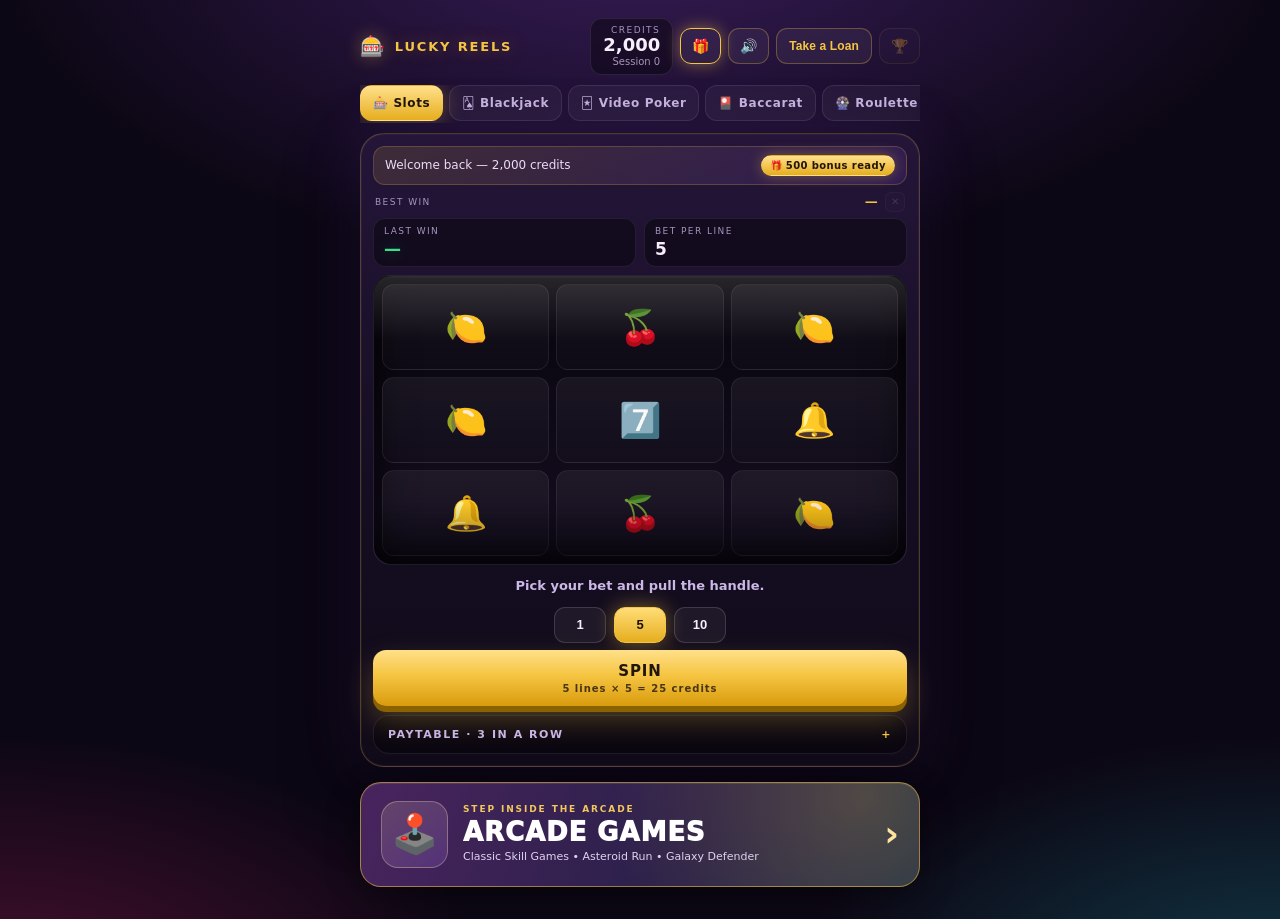
<file: index.html>
<!doctype html>
<html lang="en">
<head>
<meta charset="utf-8" />
<meta name="viewport" content="width=device-width, initial-scale=1" />
<title>Lucky Reels — Casino Card Room</title>
<link rel="icon" href="data:image/svg+xml,<svg xmlns='http://www.w3.org/2000/svg' viewBox='0 0 100 100'><text y='.9em' font-size='90'>🎰</text></svg>" />
<style>
  :root{
    --gold:#f5c542;
    --ink:#0c0714;
    --green:#38e08a;
    --red:#ff5d73;
    --muted:#a695bd;
  }
  *{box-sizing:border-box}
  html,body{min-height:100%}
  body{
    margin:0;
    font-family: ui-rounded, "Segoe UI", system-ui, -apple-system, sans-serif;
    color:#f6eefb;
    background:
      radial-gradient(1100px 600px at 50% -10%, #3a1d5c 0%, transparent 60%),
      radial-gradient(900px 500px at 100% 110%, #123b4a 0%, transparent 55%),
      radial-gradient(900px 500px at 0% 110%, #4a1030 0%, transparent 55%),
      var(--ink);
    padding:18px 14px 26px;
    display:flex;
    justify-content:center;
  }
  .wrap{width:100%;max-width:560px}

  /* ---------- header ---------- */
  .topbar{display:flex;align-items:center;justify-content:space-between;gap:10px;flex-wrap:wrap;margin-bottom:10px}
  .brand{
    display:flex;align-items:center;gap:8px;font-weight:800;font-size:13px;
    letter-spacing:.14em;text-transform:uppercase;color:var(--gold);
    text-shadow:0 0 18px rgba(245,197,66,.35);
  }
  .brand span{font-size:20px}
  .top-right{display:flex;align-items:center;justify-content:flex-end;gap:7px;flex-wrap:wrap}
  .balance{
    display:flex;flex-direction:column;align-items:flex-end;
    padding:6px 12px;border-radius:12px;
    background:rgba(0,0,0,.38);border:1px solid rgba(255,255,255,.09);
    line-height:1.15;
  }
  .balance span{font-size:9px;letter-spacing:.16em;text-transform:uppercase;color:var(--muted)}
  .balance strong{font-size:18px;font-variant-numeric:tabular-nums}
  .balance em{font-style:normal;font-size:10px;color:var(--muted);font-variant-numeric:tabular-nums}
  .balance em.up{color:var(--green)}
  .balance em.down{color:var(--red)}
  .balance.bump{animation:bump .4s ease}
  @keyframes bump{0%{transform:scale(1)}40%{transform:scale(1.06)}100%{transform:scale(1)}}

  .icon-btn{
    appearance:none;border:1px solid rgba(245,197,66,.3);background:rgba(255,255,255,.05);
    color:#f6eefb;border-radius:11px;padding:9px 11px;font-size:14px;cursor:pointer;transition:.18s;
  }
  .icon-btn:hover:not(:disabled){background:rgba(255,255,255,.12)}
  .icon-btn:disabled{opacity:.3;cursor:not-allowed}
  .loan-top-btn{font-size:12px;font-weight:850;white-space:nowrap;color:var(--gold);padding:10px 12px;letter-spacing:.01em}
  .icon-btn.ready{
    border-color:var(--gold);color:var(--gold);
    box-shadow:0 0 16px rgba(245,197,66,.45);
    animation:dailyGlow 2.2s ease-in-out infinite;
  }
  @keyframes dailyGlow{
    0%,100%{box-shadow:0 0 10px rgba(245,197,66,.3)}
    50%{box-shadow:0 0 22px rgba(245,197,66,.65)}
  }
  @media (prefers-reduced-motion: reduce){ .icon-btn.ready{animation:none} }

  /* ---------- tabs ---------- */
  .tabs{display:flex;gap:6px;margin-bottom:10px;overflow-x:auto;padding-bottom:2px;scrollbar-width:none}
  .tabs::-webkit-scrollbar{display:none}
  .tab{
    flex:1 0 auto;appearance:none;cursor:pointer;white-space:nowrap;
    padding:10px 12px;border-radius:12px;font-family:inherit;font-size:12px;font-weight:800;
    letter-spacing:.05em;color:#c3b0dc;background:rgba(255,255,255,.045);
    border:1px solid rgba(255,255,255,.09);transition:.18s;
  }
  .tab:hover{background:rgba(255,255,255,.1)}
  .tab.active{
    color:#20150a;border-color:transparent;
    background:linear-gradient(180deg,#ffe08a,#e6ae1f);
    box-shadow:0 0 22px rgba(245,197,66,.35);
  }

  /* ---------- panels ---------- */
  .game[hidden]{display:none}
  .table{
    border-radius:24px;padding:16px;
    background:linear-gradient(180deg,#241539 0%,#150e22 55%,#100a19 100%);
    border:1px solid rgba(245,197,66,.26);
    box-shadow:0 0 0 1px rgba(255,255,255,.04) inset, 0 30px 70px rgba(0,0,0,.6),
      0 0 60px rgba(140,80,255,.16);
  }
  .welcome{
    display:flex;align-items:center;justify-content:space-between;gap:8px;flex-wrap:wrap;
    padding:8px 11px;margin:0 0 7px;border-radius:12px;
    background:linear-gradient(135deg, rgba(245,197,66,.13), rgba(140,80,255,.13));
    border:1px solid rgba(245,197,66,.22);font-size:12px;color:#e9dcf8;
  }
  .welcome .welcome-tag{
    font-size:10px;font-weight:800;letter-spacing:.04em;padding:4px 8px;border-radius:999px;white-space:nowrap;
    color:#cbb8e6;background:rgba(255,255,255,.07);border:1px solid rgba(255,255,255,.12);
  }
  .welcome .welcome-tag.ready{
    color:#22160a;background:linear-gradient(180deg,#ffe08a,#e6ae1f);border-color:transparent;
    box-shadow:0 0 14px rgba(245,197,66,.35);
  }
  .best-line{
    display:flex;align-items:center;justify-content:space-between;gap:10px;margin:0 0 6px;padding:0 2px;
    font-size:9px;letter-spacing:.16em;text-transform:uppercase;color:var(--muted);
  }
  .best-line b{font-size:13px;letter-spacing:.02em;color:var(--gold);font-variant-numeric:tabular-nums}
  .best-right{display:flex;align-items:center;gap:7px}
  .best-clear{
    appearance:none;cursor:pointer;width:20px;height:20px;border-radius:6px;padding:0;
    border:1px solid rgba(255,255,255,.14);background:rgba(255,255,255,.05);
    color:#a695bd;font-size:10px;line-height:1;transition:.15s;
  }
  .best-clear:hover:not(:disabled){color:#fff;background:rgba(255,255,255,.14)}
  .best-clear:disabled{opacity:.25;cursor:not-allowed}
  .meters{display:grid;grid-template-columns:1fr 1fr;gap:8px;margin-bottom:8px}
  .meter{background:rgba(0,0,0,.4);border:1px solid rgba(255,255,255,.08);border-radius:12px;padding:7px 10px}
  .meter span{display:block;font-size:9px;letter-spacing:.16em;text-transform:uppercase;color:var(--muted);margin-bottom:3px}
  .meter strong{font-size:17px;font-variant-numeric:tabular-nums}
  .meter.win strong{color:var(--green);text-shadow:0 0 16px rgba(56,224,138,.4)}
  .meter.bump{animation:bump .4s ease}

  .msg{
    margin:12px 0 10px;min-height:40px;display:flex;align-items:center;justify-content:center;
    text-align:center;font-weight:700;font-size:14px;line-height:1.35;color:#cbb8e6;
  }
  .msg.good{color:var(--green);text-shadow:0 0 18px rgba(56,224,138,.3)}
  .msg.great{color:var(--gold);font-size:17px;text-shadow:0 0 22px rgba(245,197,66,.55);animation:bump .5s ease}
  .msg.bad{color:var(--red)}

  .chips-row{display:flex;gap:8px;justify-content:center;margin:10px 0}
  .chip{
    appearance:none;cursor:pointer;min-width:52px;height:40px;padding:0 10px;border-radius:11px;
    background:rgba(255,255,255,.05);border:1px solid rgba(255,255,255,.14);
    color:#f6eefb;font-weight:800;font-size:13px;font-variant-numeric:tabular-nums;transition:.16s;
  }
  .chip:hover:not(:disabled){background:rgba(255,255,255,.12);transform:translateY(-1px)}
  .chip.active{
    border-color:var(--gold);color:#1a1206;
    background:linear-gradient(180deg,#ffdd77,#e6ae1f);
    box-shadow:0 0 20px rgba(245,197,66,.45);
  }
  .chip:disabled{opacity:.4;cursor:not-allowed;transform:none}

  .btn{
    appearance:none;cursor:pointer;font-family:inherit;font-weight:800;font-size:14px;
    letter-spacing:.06em;text-transform:uppercase;padding:13px 16px;border-radius:13px;
    color:#f6eefb;background:rgba(255,255,255,.08);border:1px solid rgba(255,255,255,.16);transition:.15s;
  }
  .btn:hover:not(:disabled){background:rgba(255,255,255,.15)}
  .btn:active:not(:disabled){transform:translateY(2px)}
  .btn.gold{
    border:0;color:#22160a;
    background:linear-gradient(180deg,#ffe08a 0%,#f5c542 45%,#d99b0d 100%);
    box-shadow:0 6px 0 #8a6200, 0 14px 30px rgba(245,197,66,.28);
  }
  .btn.gold:hover:not(:disabled){filter:brightness(1.05);background:linear-gradient(180deg,#ffe08a 0%,#f5c542 45%,#d99b0d 100%)}
  .btn.gold:active:not(:disabled){transform:translateY(5px);box-shadow:0 2px 0 #8a6200}
  .btn.gold:disabled{filter:grayscale(.55) brightness(.8);box-shadow:0 4px 0 #4b3600;cursor:not-allowed}
  .btn.wide{width:100%}
  .actions{display:flex;gap:8px}
  .actions .btn{flex:1}
  .actions .btn[hidden]{display:none}

  /* ---------- slots ---------- */
  .reels{
    position:relative;display:grid;grid-template-columns:repeat(3,1fr);gap:7px;padding:8px;border-radius:18px;
    background:linear-gradient(180deg,#08050d,#140d20);border:1px solid rgba(255,255,255,.09);
    box-shadow:inset 0 0 40px rgba(0,0,0,.9), inset 0 2px 0 rgba(255,255,255,.05);overflow:hidden;
  }
  .reels:after{
    content:"";position:absolute;inset:0;pointer-events:none;border-radius:18px;
    background:linear-gradient(180deg, rgba(255,255,255,.14), transparent 22%, transparent 78%, rgba(0,0,0,.5));
  }
  .cell{
    position:relative;height:clamp(58px, 15vw, 86px);border-radius:12px;display:flex;align-items:center;justify-content:center;
    background:linear-gradient(180deg, rgba(255,255,255,.06), rgba(255,255,255,.015));
    border:1px solid rgba(255,255,255,.07);font-size:clamp(24px, 6.5vw, 34px);line-height:1;
    transition:box-shadow .2s, border-color .2s, background .2s;user-select:none;
  }
  .cell .sym{display:block}
  .cell.spinning .sym{animation:roll .13s linear infinite;filter:blur(.7px)}
  @keyframes roll{
    0%{transform:translateY(-24%) scale(.9);opacity:.35}
    50%{transform:translateY(0) scale(1.04);opacity:1}
    100%{transform:translateY(24%) scale(.9);opacity:.35}
  }
  .cell.win{
    border-color:var(--gold);
    background:radial-gradient(circle at 50% 50%, rgba(245,197,66,.28), rgba(245,197,66,.05));
    animation:pulseWin .9s ease-in-out infinite alternate;
  }
  @keyframes pulseWin{
    from{box-shadow:0 0 0 1px var(--gold),0 0 14px rgba(245,197,66,.4)}
    to{box-shadow:0 0 0 1px var(--gold),0 0 34px rgba(245,197,66,.75)}
  }
  .spin{padding:12px 18px;font-size:15px}
  .spin small{display:block;font-size:10px;font-weight:700;letter-spacing:.1em;opacity:.8;margin-top:3px;text-transform:none}
  #game-slots .table{padding:12px}
  #game-slots .msg{margin:7px 0;min-height:28px;font-size:13px}
  #game-slots .chips-row{margin:7px 0}
  #game-slots .chip{height:36px}
  #game-slots details.pay{margin-top:9px}

  details.pay{margin-top:14px;border-radius:16px;border:1px solid rgba(255,255,255,.08);background:rgba(0,0,0,.32);overflow:hidden}
  details.pay summary{cursor:pointer;padding:12px 14px;font-size:11px;font-weight:800;letter-spacing:.14em;text-transform:uppercase;color:#c9b5e4;list-style:none}
  details.pay summary::-webkit-details-marker{display:none}
  details.pay summary:after{content:"+";float:right;color:var(--gold)}
  details.pay[open] summary:after{content:"–"}
  .paytable{display:grid;grid-template-columns:1fr 1fr;gap:6px 8px;padding:0 14px 14px;font-size:12px}
  .paytable div{display:flex;align-items:center;justify-content:space-between;gap:6px;background:rgba(255,255,255,.04);border-radius:9px;padding:7px 9px}
  .paytable em{font-style:normal;color:var(--gold);font-weight:800;font-variant-numeric:tabular-nums}
  .paytable small{grid-column:1/-1;color:#8f7da8;font-size:11px;padding:4px 2px 0;line-height:1.5}

  /* ---------- playing cards ---------- */
  .hand-head{display:flex;align-items:center;justify-content:space-between;margin:4px 0 6px}
  .hand-head span{font-size:10px;letter-spacing:.16em;text-transform:uppercase;color:var(--muted)}
  .hand-head b{font-size:15px;color:var(--gold);font-variant-numeric:tabular-nums}
  .hand{display:flex;gap:8px;min-height:96px;align-items:center;flex-wrap:wrap;padding:2px 0 4px}

  .card{
    --cw:64px;--ch:92px;
    position:relative;width:var(--cw);height:var(--ch);border-radius:9px;flex:0 0 auto;
    background:linear-gradient(160deg,#ffffff,#e7dff0);color:#1a1024;
    box-shadow:0 6px 16px rgba(0,0,0,.45), inset 0 0 0 1px rgba(0,0,0,.06);
    display:flex;align-items:center;justify-content:center;
    animation:dealIn .26s cubic-bezier(.2,1.3,.5,1) both;
  }
  @keyframes dealIn{from{opacity:0;transform:translateY(-16px) rotate(-4deg) scale(.9)}to{opacity:1;transform:none}}
  .card .rank{position:absolute;top:3px;left:5px;font-size:13px;font-weight:900;line-height:1}
  .card .suit{font-size:27px;line-height:1;margin-top:4px}
  .card.red{color:#d4244a}
  .card.back{
    background:repeating-linear-gradient(45deg,#2a1640,#2a1640 6px,#3d2160 6px,#3d2160 12px);
    box-shadow:0 6px 16px rgba(0,0,0,.45), inset 0 0 0 1px rgba(245,197,66,.35);
  }

  /* ---------- video poker ---------- */
  .vp-hand{display:flex;gap:6px;justify-content:center;margin:4px 0 2px}
  .vp-slot{
    position:relative;appearance:none;background:none;border:0;padding:0;cursor:pointer;
    display:flex;flex-direction:column;align-items:center;gap:5px;transition:transform .15s;
  }
  .vp-slot .card{--cw:58px;--ch:84px}
  .vp-slot:hover{transform:translateY(-3px)}
  .vp-slot.held .card{box-shadow:0 0 0 2px var(--gold), 0 8px 22px rgba(245,197,66,.35)}
  .vp-slot.held{transform:translateY(-6px)}
  .vp-slot.scored .card{box-shadow:0 0 0 2px var(--green), 0 0 22px rgba(56,224,138,.4)}
  .hold-tag{
    font-size:9px;font-weight:900;letter-spacing:.12em;padding:3px 7px;border-radius:999px;
    color:#cbb8e6;background:rgba(255,255,255,.07);border:1px solid rgba(255,255,255,.12);
  }
  .vp-slot.held .hold-tag{color:#22160a;background:linear-gradient(180deg,#ffdd77,#e6ae1f);border-color:transparent}

  .vp-table{display:grid;grid-template-columns:1fr 1fr;gap:4px 8px;margin:10px 0 4px;font-size:11.5px}
  .vp-table .row{
    display:flex;justify-content:space-between;gap:6px;padding:5px 8px;border-radius:8px;
    background:rgba(255,255,255,.035);color:#b9a6d3;transition:.2s;
  }
  .vp-table .row b{color:#e7d9fb;font-variant-numeric:tabular-nums}
  .vp-table .row.active{background:rgba(56,224,138,.16);color:#d9ffee}
  .vp-table .row.active b{color:var(--green)}
  .vp-table .row.zero{opacity:.55}

  /* ---------- baccarat ---------- */
  .bac-bets{display:grid;grid-template-columns:repeat(3,1fr);gap:8px;margin:10px 0 2px}
  .bac-bets button{
    appearance:none;cursor:pointer;font-family:inherit;padding:10px 6px;border-radius:12px;
    background:rgba(255,255,255,.05);border:1px solid rgba(255,255,255,.13);
    color:#e6d9f7;font-weight:800;font-size:13px;letter-spacing:.04em;transition:.16s;
    display:flex;flex-direction:column;align-items:center;gap:2px;
  }
  .bac-bets button small{font-size:9px;font-weight:700;letter-spacing:.1em;color:var(--muted)}
  .bac-bets button:hover:not(:disabled){background:rgba(255,255,255,.12)}
  .bac-bets button.active{
    border-color:var(--gold);color:#20150a;
    background:linear-gradient(180deg,#ffe08a,#e6ae1f);
    box-shadow:0 0 22px rgba(245,197,66,.4);
  }
  .bac-bets button.active small{color:rgba(32,21,10,.7)}
  .bac-bets button:disabled{opacity:.55;cursor:not-allowed}

  /* ---------- roulette ---------- */
  .wheel-wrap{position:relative;display:flex;justify-content:center;padding-top:14px;margin-bottom:6px}
  .wheel-pointer{
    position:absolute;top:2px;left:50%;transform:translateX(-50%);width:0;height:0;
    border-left:9px solid transparent;border-right:9px solid transparent;border-top:15px solid var(--gold);
    z-index:3;filter:drop-shadow(0 2px 5px rgba(0,0,0,.8));
  }
  .wheel{
    position:relative;width:216px;height:216px;border-radius:50%;background:#0b0714;
    box-shadow:0 0 0 5px #2a1640, 0 0 0 7px rgba(245,197,66,.45), 0 18px 40px rgba(0,0,0,.6);
    transition:transform 3.7s cubic-bezier(.1,.7,.1,1);
  }
  .wheel-num{
    position:absolute;left:50%;top:50%;width:18px;height:18px;margin:-9px 0 0 -9px;
    display:flex;align-items:center;justify-content:center;
    font-size:9px;font-weight:900;color:#fff;text-shadow:0 1px 2px rgba(0,0,0,.9);
  }
  .wheel-hub{
    position:absolute;inset:34%;border-radius:50%;
    background:radial-gradient(circle at 40% 30%, #3a2058, #120c1e 70%);
    border:2px solid rgba(245,197,66,.55);
    box-shadow:0 0 22px rgba(0,0,0,.8) inset, 0 0 16px rgba(245,197,66,.25);
  }
  .wheel-hub:after{
    content:"🎲";position:absolute;inset:0;display:flex;align-items:center;justify-content:center;
    font-size:15px;opacity:.75;
  }
  .rl-outside{display:grid;grid-template-columns:repeat(4,1fr);gap:6px;margin:12px 0 8px}
  .rl-outside button{
    position:relative;appearance:none;cursor:pointer;font-family:inherit;font-weight:800;font-size:12px;
    padding:9px 4px;border-radius:10px;border:1px solid rgba(255,255,255,.13);
    background:rgba(255,255,255,.06);color:#eee;display:flex;flex-direction:column;align-items:center;gap:2px;transition:.14s;
  }
  .rl-outside button:hover:not(:disabled){background:rgba(255,255,255,.14)}
  .rl-outside button:disabled{opacity:.6;cursor:not-allowed}
  .rl-outside small{font-size:8px;letter-spacing:.1em;color:var(--muted)}
  .rl-outside .dot{width:9px;height:9px;border-radius:50%;display:inline-block}
  .rl-outside .dot.red{background:#e0243f;box-shadow:0 0 8px rgba(224,36,63,.8)}
  .rl-outside .dot.black{background:#0d0912;border:1px solid #4a3a63}
  .rl-dozens{display:grid;grid-template-columns:repeat(4,1fr);gap:5px;margin:0 0 6px}
  .rl-columns{display:grid;grid-template-columns:repeat(4,1fr);gap:5px;margin:0 0 10px}
  .rl-dozens button,.rl-columns button{
    position:relative;appearance:none;cursor:pointer;font-family:inherit;font-weight:800;font-size:11.5px;
    padding:8px 4px;border-radius:9px;border:1px solid rgba(255,255,255,.13);
    background:rgba(255,255,255,.06);color:#eee;display:flex;flex-direction:column;align-items:center;gap:1px;transition:.14s;
  }
  .rl-dozens button:hover:not(:disabled),.rl-columns button:hover:not(:disabled){background:rgba(255,255,255,.14)}
  .rl-dozens button:disabled,.rl-columns button:disabled{opacity:.6;cursor:not-allowed}
  .rl-dozens small,.rl-columns small{font-size:8px;letter-spacing:.08em;color:var(--muted)}
  .rl-col-label{
    display:flex;align-items:center;justify-content:center;font-size:9px;font-weight:800;letter-spacing:.1em;
    color:var(--gold);background:rgba(245,197,66,.12);border:1px dashed rgba(245,197,66,.35);border-radius:9px;
  }
  .rl-dozens .rl-spacer{border:none;background:none}
  .rl-board{display:grid;grid-template-columns:repeat(4,1fr);gap:5px;margin:6px 0 4px}
  .rl-cell{
    position:relative;appearance:none;cursor:pointer;font-family:inherit;font-weight:800;font-size:12.5px;
    padding:9px 0;border-radius:8px;border:1px solid rgba(255,255,255,.12);color:#fff;transition:.12s;
  }
  .rl-cell:hover:not(:disabled){filter:brightness(1.25)}
  .rl-cell:disabled{cursor:not-allowed;opacity:.7}
  .rl-cell.red{background:linear-gradient(180deg,#c0203c,#861428)}
  .rl-cell.black{background:linear-gradient(180deg,#241a33,#140d20)}
  .rl-cell.zero{
    grid-column:1;display:flex;align-items:center;justify-content:center;font-size:15px;letter-spacing:.1em;
    background:linear-gradient(180deg,#1f8a52,#105c38);
  }
  .rl-cell.hit{box-shadow:0 0 0 2px var(--gold),0 0 24px rgba(245,197,66,.65);animation:pulseWin .9s ease-in-out infinite alternate}
  .stake{
    position:absolute;top:-6px;right:-5px;min-width:20px;padding:1px 5px;border-radius:999px;
    background:linear-gradient(180deg,#ffdd77,#e6ae1f);color:#22160a;font-size:9px;font-weight:900;
    box-shadow:0 2px 6px rgba(0,0,0,.55);font-variant-numeric:tabular-nums;
  }
  .rl-footer{display:flex;align-items:center;justify-content:space-between;gap:8px;flex-wrap:wrap;margin:6px 0 10px}
  .rl-actions{display:flex;gap:6px}
  .rl-actions .btn{padding:9px 11px;font-size:10.5px;letter-spacing:.03em;border-radius:10px}
  .rl-total span{display:block;font-size:9px;letter-spacing:.16em;text-transform:uppercase;color:var(--muted)}
  .rl-total strong{font-size:18px;font-variant-numeric:tabular-nums}
  .rl-history{display:grid;grid-template-columns:repeat(10,1fr);gap:4px;margin:2px 0 10px}
  .rl-history .hist{
    display:flex;align-items:center;justify-content:center;height:24px;border-radius:7px;
    font-size:11px;font-weight:900;color:#fff;border:1px solid rgba(255,255,255,.1);
  }
  .rl-history .hist.empty{background:rgba(255,255,255,.03);color:#4c3d63;border-style:dashed}
  .rl-history .hist.red{background:linear-gradient(180deg,#c0203c,#861428)}
  .rl-history .hist.black{background:linear-gradient(180deg,#241a33,#140d20)}
  .rl-history .hist.green{background:linear-gradient(180deg,#1f8a52,#105c38)}
  .rl-history .hist:first-child{animation:histIn .28s ease both}
  @keyframes histIn{from{opacity:0;transform:scale(.78)}to{opacity:1;transform:none}}

  @media (max-width: 400px){
    .vp-slot .card{--cw:50px;--ch:74px}
    .vp-table{grid-template-columns:1fr}
    .rl-history .hist{font-size:9px;height:21px}
  }

  /* ---------- fx ---------- */
  .toast{
    position:fixed;left:50%;top:22px;transform:translate(-50%,-160%);opacity:0;pointer-events:none;
    background:linear-gradient(180deg,#ffe08a,#e6ae1f);color:#231705;
    font-weight:900;letter-spacing:.06em;text-transform:uppercase;font-size:13px;
    padding:12px 20px;border-radius:999px;box-shadow:0 14px 40px rgba(0,0,0,.5);
    transition:transform .35s cubic-bezier(.2,1.4,.4,1);z-index:50;
  }
  .toast.show{transform:translate(-50%,0);opacity:1}
  .flash{position:fixed;inset:0;background:rgba(255,236,180,.85);opacity:0;pointer-events:none;z-index:40;transition:opacity .4s}
  .flash.on{opacity:.3;transition:opacity .05s}

  /* In-game play-credit loan panel: separate from the Skill Arcade */
  .loan-status[hidden]{display:none!important}
  .loan-status{display:flex;align-items:center;gap:12px;justify-content:space-between;flex-wrap:wrap;padding:11px 13px;margin:0 0 10px;border-radius:13px;border:1px solid rgba(245,197,66,.33);background:linear-gradient(110deg,rgba(245,197,66,.12),rgba(101,66,158,.16))}
  .loan-status-info{flex:1;min-width:170px;display:grid;gap:4px}
  .loan-status strong{color:#ffe294;font-size:13px}
  .loan-status small{font-size:10px;color:#d9c7e3;line-height:1.4}
  .loan-meter{height:5px;border-radius:99px;overflow:hidden;background:rgba(0,0,0,.43)}
  .loan-meter span{display:block;height:100%;width:0%;border-radius:99px;background:linear-gradient(90deg,#48e8b1,#f5c542)}
  .loan-manage{background:rgba(0,0,0,.22);border:1px solid rgba(245,197,66,.5);border-radius:10px;color:#ffe494;padding:9px 12px;cursor:pointer;font-size:11px;font-weight:800}
  .loan-dialog{width:min(93vw,510px);max-height:85vh;overflow:auto;padding:0;border:1px solid rgba(245,197,66,.6);border-radius:23px;background:linear-gradient(155deg,#302043,#130c20);color:#f7edf9;box-shadow:0 30px 75px rgba(0,0,0,.75)}
  .loan-dialog::backdrop{background:rgba(4,2,10,.79);backdrop-filter:blur(5px)}
  .loan-card{padding:23px;display:grid;gap:14px}
  .loan-heading{display:flex;justify-content:space-between;gap:12px;align-items:flex-start}
  .loan-heading h2{margin:0 0 5px;color:#ffe098;font-size:24px}
  .loan-heading p{margin:0;color:#cbb9d9;font-size:13px}
  .loan-close{border:1px solid rgba(255,255,255,.2);background:rgba(255,255,255,.08);color:#fff;border-radius:10px;width:36px;height:36px;flex-shrink:0;cursor:pointer}
  .loan-rules{background:rgba(0,0,0,.27);border:1px solid rgba(255,255,255,.09);padding:12px;border-radius:12px;color:#e0d0ea;font-size:12px;line-height:1.55}
  .loan-rules strong{color:#ffe294}
  .loan-choices{display:grid;grid-template-columns:repeat(5,minmax(0,1fr));gap:6px}
  .loan-choice,.loan-pay{cursor:pointer;border:1px solid rgba(245,197,66,.48);background:linear-gradient(160deg,#563766,#33223f);border-radius:12px;padding:13px 4px;color:#ffdf8a;font-size:12px;font-weight:900}
  .loan-choice:disabled,.loan-pay:disabled{opacity:.28;cursor:not-allowed}
  .loan-payrow{display:grid;grid-template-columns:1fr 1fr;gap:9px}
  .loan-pay{font-size:13px}
  .loan-balance{font-size:17px;color:#ffe29a;font-weight:800}
  .loan-msg{margin:0;min-height:20px;text-align:center;font-size:12px;color:#80edbd;line-height:1.5}
  .loan-footnote{margin:0;font-size:11px;line-height:1.5;color:#cdbbdc}
  @media(max-width:400px){.loan-card{padding:15px}.loan-choices{gap:4px}.loan-choice{padding:10px 1px;font-size:10px}.loan-status{gap:6px}}

  /* Arcade Games: full-width link below all five casino game panels */
  .arcade-banner{display:flex;align-items:center;gap:15px;width:100%;min-height:105px;margin:15px 0 6px;padding:18px 20px;
    border-radius:21px;text-decoration:none;color:#fff;border:1px solid rgba(245,197,66,.55);
    background:radial-gradient(circle at 90% 14%,rgba(255,198,61,.22),transparent 49%),
      linear-gradient(112deg,#49245e 0%,#292049 60%,#182947 100%);
    box-shadow:0 10px 35px rgba(0,0,0,.32),inset 0 1px rgba(255,255,255,.09);transition:transform .17s,border-color .17s,box-shadow .17s;}
  .arcade-banner:hover{transform:translateY(-2px);border-color:#ffdf83;box-shadow:0 13px 38px rgba(0,0,0,.4),0 0 19px rgba(245,197,66,.16)}
  .arcade-banner:focus-visible{outline:3px solid #fff;outline-offset:4px}
  .arcade-banner-symbol{width:67px;height:67px;flex-shrink:0;display:grid;place-items:center;border-radius:17px;
    background:linear-gradient(145deg,rgba(255,241,175,.16),rgba(164,105,249,.21));border:1px solid rgba(255,239,177,.3);font-size:38px}
  .arcade-banner-copy{display:grid;gap:3px;flex:1;min-width:0}
  .arcade-banner-kicker{font-size:9px;font-weight:900;letter-spacing:.21em;color:#f1c75e}
  .arcade-banner-copy strong{font-size:clamp(19px,5vw,26px);font-weight:950;letter-spacing:.035em;line-height:1.16}
  .arcade-banner-copy small{font-size:11px;line-height:1.35;color:#dfd2ef}
  .arcade-banner-arrow{font-size:36px;line-height:1;color:#ffe4a0;font-weight:900}
  @media(max-width:390px){.arcade-banner{gap:10px;padding:13px 12px;min-height:92px}.arcade-banner-symbol{width:55px;height:55px;font-size:29px}.arcade-banner-kicker{font-size:8px;letter-spacing:.12em}.arcade-banner-copy small{font-size:10px}}
  @media(prefers-reduced-motion:reduce){.arcade-banner{transition:none}.arcade-banner:hover{transform:none}}
  .icon-btn[hidden]{display:none !important}
</style>
<meta name="description" content="Five play-money casino games and six skill and space arcade games. Install it to your home screen and it works offline." />
<meta name="theme-color" content="#0c0714" />
<meta name="mobile-web-app-capable" content="yes" />
<meta name="apple-mobile-web-app-capable" content="yes" />
<meta name="apple-mobile-web-app-status-bar-style" content="black-translucent" />
<meta name="apple-mobile-web-app-title" content="Lucky Reels" />
<link rel="manifest" href="/manifest.json" />
<link rel="apple-touch-icon" href="/icons/apple-touch-icon.png" />
<link rel="icon" type="image/png" sizes="192x192" href="/icons/icon-192.png" />
</head>
<body>
<div class="wrap">
  <header class="topbar">
    <div class="brand"><span>🎰</span> Lucky Reels</div>
    <div class="top-right">
      <div class="balance" id="balancePill">
        <span>Credits</span>
        <strong id="credits">2,000</strong>
        <em id="net">Session 0</em>
      </div>
      <button class="icon-btn" id="dailyBtn" title="Daily bonus">🎁</button>
      <button class="icon-btn" id="soundBtn" title="Toggle sound">🔊</button>
      <button class="icon-btn loan-top-btn" id="loanBtn" type="button" title="Take a play-credit loan" aria-label="Take a play-credit loan">Take a Loan</button>
      <button class="icon-btn" id="clearBests" title="Clear all best wins">🏆</button>
      <button class="icon-btn" id="installBtn" title="Install on this phone" aria-label="Install on this phone" hidden>📲</button>
    </div>
  </header>

  <div class="loan-status" id="loanStatus" hidden aria-live="polite">
    <div class="loan-status-info"><strong id="loanStatusTitle">🏦 Loan owed: 0 credits</strong>
      <small>25% of net winnings repays this play-credit loan automatically. 0% interest.</small>
      <div class="loan-meter" aria-hidden="true"><span id="loanProgress"></span></div>
    </div>
    <button class="loan-manage" id="loanManage" type="button">Manage loan</button>
  </div>

  <nav class="tabs" role="tablist">
    <button class="tab active" data-game="slots" role="tab">🎰 Slots</button>
    <button class="tab" data-game="blackjack" role="tab">🂡 Blackjack</button>
    <button class="tab" data-game="poker" role="tab">🃏 Video Poker</button>
    <button class="tab" data-game="baccarat" role="tab">🎴 Baccarat</button>
    <button class="tab" data-game="roulette" role="tab">🎡 Roulette</button>
  </nav>

  <!-- ================= SLOTS ================= -->
  <section class="game" id="game-slots">
    <div class="table">
      <div class="welcome" id="welcome"></div>
      <div class="best-line"><span>Best win</span><span class="best-right"><b id="sBest">—</b><button class="best-clear" data-game="slots" title="Clear this best win" aria-label="Clear best win">✕</button></span></div>
      <div class="meters">
        <div class="meter win"><span>Last win</span><strong id="sLastWin">—</strong></div>
        <div class="meter"><span>Bet per line</span><strong id="sBetTag">5</strong></div>
      </div>
      <div class="reels" id="sReels" aria-label="Slot reels"></div>
      <div class="msg" id="sMsg">Pick your bet and pull the handle.</div>
      <div class="chips-row" id="sChips"></div>
      <button class="btn gold wide spin" id="sSpin">
        <span id="sSpinLabel">Spin</span>
        <small id="sCost">5 lines × 5 = 25 credits</small>
      </button>
      <details class="pay">
        <summary>Paytable · 3 in a row</summary>
        <div class="paytable" id="sPaytable"></div>
      </details>
    </div>
  </section>

  <!-- ================= BLACKJACK ================= -->
  <section class="game" id="game-blackjack" hidden>
    <div class="table">
      <div class="best-line"><span>Best win</span><span class="best-right"><b id="bjBest">—</b><button class="best-clear" data-game="blackjack" title="Clear this best win" aria-label="Clear best win">✕</button></span></div>
      <div class="hand-head"><span>Dealer</span><b id="bjDealerVal">—</b></div>
      <div class="hand" id="bjDealer"></div>
      <div class="hand-head"><span>Your hand</span><b id="bjPlayerVal">—</b></div>
      <div class="hand" id="bjPlayer"></div>
      <div class="msg" id="bjMsg">Pick a bet and deal. Blackjack pays 3:2, dealer stands on all 17s.</div>
      <div class="chips-row" id="bjChips"></div>
      <div class="actions">
        <button class="btn gold" id="bjDeal">Deal</button>
        <button class="btn" id="bjAgain" hidden>Deal again</button>
        <button class="btn" id="bjHit" hidden>Hit</button>
        <button class="btn" id="bjStand" hidden>Stand</button>
        <button class="btn" id="bjDouble" hidden>Double</button>
      </div>
      <details class="pay">
        <summary>How it plays</summary>
        <div class="paytable">
          <small style="grid-column:1/-1">
            Get closer to 21 than the dealer without going over. Face cards count 10, aces count 11 or 1.
            Blackjack (21 on your first two cards) pays 3:2. Double doubles your bet and gives you one more card.
            Push means nobody wins and your bet comes back.
          </small>
        </div>
      </details>
    </div>
  </section>

  <!-- ================= VIDEO POKER ================= -->
  <section class="game" id="game-poker" hidden>
    <div class="table">
      <div class="best-line"><span>Best win</span><span class="best-right"><b id="vpBest">—</b><button class="best-clear" data-game="poker" title="Clear this best win" aria-label="Clear best win">✕</button></span></div>
      <div class="vp-hand" id="vpHand"></div>
      <div class="msg" id="vpMsg">Deal five cards, hold what you like, then draw.</div>
      <div class="vp-table" id="vpTable"></div>
      <div class="chips-row" id="vpChips"></div>
      <button class="btn gold wide" id="vpDeal">Deal</button>
      <details class="pay">
        <summary>How it plays</summary>
        <div class="paytable">
          <small style="grid-column:1/-1">
            Jacks or Better: you need at least a pair of jacks to win. Payouts are the multiplier × your bet.
            Click cards to hold them, then draw to replace the rest.
          </small>
        </div>
      </details>
    </div>
  </section>

  <!-- ================= BACCARAT ================= -->
  <section class="game" id="game-baccarat" hidden>
    <div class="table">
      <div class="best-line"><span>Best win</span><span class="best-right"><b id="bacBest">—</b><button class="best-clear" data-game="baccarat" title="Clear this best win" aria-label="Clear best win">✕</button></span></div>
      <div class="hand-head"><span>Banker</span><b id="bacBankerVal">—</b></div>
      <div class="hand" id="bacBanker"></div>
      <div class="hand-head"><span>Player</span><b id="bacPlayerVal">—</b></div>
      <div class="hand" id="bacPlayer"></div>
      <div class="bac-bets" id="bacBets">
        <button data-bet="player">Player<small>pays 1:1</small></button>
        <button data-bet="tie">Tie<small>pays 8:1</small></button>
        <button data-bet="banker">Banker<small>pays 0.95:1</small></button>
      </div>
      <div class="chips-row" id="bacChips"></div>
      <button class="btn gold wide" id="bacDeal">Deal</button>
      <div class="msg" id="bacMsg">Back a hand, pick your stake, then deal.</div>
      <details class="pay">
        <summary>How it plays</summary>
        <div class="paytable">
          <small style="grid-column:1/-1">
            Closest to 9 wins — tens and face cards count zero. You only choose Player, Banker or Tie;
            the drawing rules are automatic. A tie refunds Player and Banker bets.
          </small>
        </div>
      </details>
    </div>
  </section>

  <!-- ================= ROULETTE ================= -->
  <section class="game" id="game-roulette" hidden>
    <div class="table">
      <div class="best-line"><span>Best win</span><span class="best-right"><b id="rlBest">—</b><button class="best-clear" data-game="roulette" title="Clear this best win" aria-label="Clear best win">✕</button></span></div>
      <div class="rl-history" id="rlHistory" aria-label="Last ten numbers"></div>
      <div class="wheel-wrap">
        <div class="wheel-pointer"></div>
        <div class="wheel" id="wheel"></div>
      </div>
      <div class="msg" id="rlMsg">Place chips on the table, then spin.</div>
      <div class="chips-row" id="rlChips"></div>
      <div class="rl-outside" id="rlOutside">
        <button data-key="red"><span class="dot red"></span>Red<small>1:1</small></button>
        <button data-key="black"><span class="dot black"></span>Black<small>1:1</small></button>
        <button data-key="odd">Odd<small>1:1</small></button>
        <button data-key="even">Even<small>1:1</small></button>
      </div>
      <div class="rl-dozens" id="rlDozens">
        <span class="rl-spacer" aria-hidden="true"></span>
        <button data-key="doz1">1–12<small>2:1</small></button>
        <button data-key="doz2">13–24<small>2:1</small></button>
        <button data-key="doz3">25–36<small>2:1</small></button>
      </div>
      <div class="rl-board" id="rlBoard"></div>
      <div class="rl-columns" id="rlColumns">
        <span class="rl-col-label">2:1</span>
        <button data-key="col1">Col 1<small>1,4,7…</small></button>
        <button data-key="col2">Col 2<small>2,5,8…</small></button>
        <button data-key="col3">Col 3<small>3,6,9…</small></button>
      </div>
      <div class="rl-footer">
        <div class="rl-total"><span>On the table</span><strong id="rlTotal">0</strong></div>
        <div class="rl-actions">
          <button class="btn" id="rlRepeat">Repeat last bet</button>
          <button class="btn" id="rlClear">Clear</button>
        </div>
      </div>
      <button class="btn gold wide" id="rlSpin">Place your bets</button>
      <details class="pay">
        <summary>How it plays</summary>
        <div class="paytable">
          <small style="grid-column:1/-1">
            Pick a chip, then tap a number or an outside bet to put it down — tap again to add more.
            A single number pays 35:1. Red/black and odd/even pay 1:1; the dozens (1–12, 13–24, 25–36)
            and the three columns (every third number) pay 2:1. Zero is green: it beats every outside
            bet but still pays 35:1 as a straight number. "Repeat last bet" puts your previous chips
            back exactly where they were.
          </small>
        </div>
      </details>
    </div>
  </section>

  <!-- Arcade destination below the casino games -->
  <a class="arcade-banner" href="skill-arcade.html" aria-label="Open Arcade Games — six free games including space shooters">
    <span class="arcade-banner-symbol" aria-hidden="true">🕹️</span>
    <span class="arcade-banner-copy">
      <span class="arcade-banner-kicker">STEP INSIDE THE ARCADE</span>
      <strong>ARCADE GAMES</strong>
      <small>Classic Skill Games • Asteroid Run • Galaxy Defender</small>
    </span>
    <span class="arcade-banner-arrow" aria-hidden="true">›</span>
  </a>
</div>

<dialog class="loan-dialog" id="loanDialog" aria-labelledby="loanTitle">
  <div class="loan-card">
    <div class="loan-heading"><div><h2 id="loanTitle">🏦 Lucky Reels Loan Desk</h2>
      <p>Extra play credits for another round.</p></div>
      <button type="button" class="loan-close" id="loanClose" aria-label="Close loan desk">✕</button>
    </div>
    <div class="loan-rules"><strong>Play credits only — no real debt or money.</strong> Borrow in increments of <b>2,000</b>, up to <b>10,000 credits owed</b> at one time. You may borrow more while a loan is open if you remain under the cap. <strong>0% interest.</strong> When a game produces a net profit, <strong>25% of that profit</strong> (rounded up) goes toward the balance. Returned bets, losses and daily gifts do not trigger repayment. You can also pay early from your available credits.</div>
    <div class="loan-balance" id="loanOwed">Outstanding: 0 / 10,000 credits</div>
    <div id="loanChoices" class="loan-choices" aria-label="Choose loan amount">
      <button type="button" class="loan-choice" data-loan="2000">+2,000</button>
      <button type="button" class="loan-choice" data-loan="4000">+4,000</button>
      <button type="button" class="loan-choice" data-loan="6000">+6,000</button>
      <button type="button" class="loan-choice" data-loan="8000">+8,000</button>
      <button type="button" class="loan-choice" data-loan="10000">+10,000</button>
    </div>
    <div class="loan-payrow">
      <button class="loan-pay" id="loanPay2000" type="button">Repay up to 2,000</button>
      <button class="loan-pay" id="loanPayAll" type="button">Repay all available</button>
    </div>
    <p class="loan-msg" id="loanMsg" role="status" aria-live="polite">Your current casino credits and session score remain separate from loans.</p>
    <p class="loan-footnote">Loans are fictional. No payments, cash prizes, real-world obligations, or purchases. Your loan balance is saved on this device along with your casino progress. Skill Arcade points are separate.</p>
  </div>
</dialog>

<div class="toast" id="toast">Jackpot!</div>
<div class="flash" id="flash"></div>

<script>
(() => {
  "use strict";

  /* ================= shared helpers ================= */
  const fmt = (n) => Number(n).toLocaleString("en-US");
  const DAILY_BONUS = 500;
  const $ = (id) => document.getElementById(id);

  const RANKS = ["2","3","4","5","6","7","8","9","10","J","Q","K","A"];
  const SUITS = ["♠","♥","♦","♣"];
  const RED_SUITS = ["♥","♦"];

  const shuffle = (arr) => {
    for (let i = arr.length - 1; i > 0; i--) {
      const j = Math.floor(Math.random() * (i + 1));
      const tmp = arr[i]; arr[i] = arr[j]; arr[j] = tmp;
    }
    return arr;
  };
  const makeShoe = (decks) => {
    const cards = [];
    for (let d = 0; d < decks; d++) for (const s of SUITS) for (const r of RANKS) cards.push({ rank: r, suit: s });
    return shuffle(cards);
  };
  const cardPoints = (rank) => (rank === "A" ? 11 : ["K","Q","J","10"].includes(rank) ? 10 : Number(rank));
  const handTotal = (cards) => {
    let total = cards.reduce((sum, c) => sum + cardPoints(c.rank), 0);
    let aces = cards.filter((c) => c.rank === "A").length;
    while (total > 21 && aces > 0) { total -= 10; aces--; }
    return total;
  };
  const baccaratPoints = (rank) => (rank === "A" ? 1 : ["K","Q","J","10"].includes(rank) ? 0 : Number(rank));
  const baccaratTotal = (cards) => cards.reduce((sum, c) => sum + baccaratPoints(c.rank), 0) % 10;

  /* ================= persistence ================= */
  const SAVE_KEY = "luckyCasinoV1";
  const saved = (() => { try { return JSON.parse(localStorage.getItem(SAVE_KEY) || "{}"); } catch { return {}; } })();

  const BET_SETS = {
    slots: [1, 5, 10],
    blackjack: [1, 5, 10],
    poker: [1, 5, 10],
    baccarat: [1, 5, 10],
    roulette: [1, 5, 10]
  };

  const state = {
    credits: Number.isFinite(saved.credits) ? saved.credits : 2000,
    net: Number.isFinite(saved.net) ? saved.net : 0,
    loanBalance: Number.isFinite(saved.loanBalance) ? Math.max(0,Math.min(10000,Math.floor(saved.loanBalance))) : 0,
    bests: {
      slots: Number(saved.bests && saved.bests.slots) || 0,
      blackjack: Number(saved.bests && saved.bests.blackjack) || 0,
      poker: Number(saved.bests && saved.bests.poker) || 0,
      baccarat: Number(saved.bests && saved.bests.baccarat) || 0,
      roulette: Number(saved.bests && saved.bests.roulette) || 0
    },
    daily: { last: saved.daily && typeof saved.daily.last === "string" ? saved.daily.last : "" },
    sound: saved.sound !== false,
    game: ["slots","blackjack","poker","baccarat","roulette"].includes(saved.game) ? saved.game : "slots",
    bets: {
      slots: BET_SETS.slots.includes(saved.bets && saved.bets.slots) ? saved.bets.slots : 5,
      blackjack: BET_SETS.blackjack.includes(saved.bets && saved.bets.blackjack) ? saved.bets.blackjack : 5,
      poker: BET_SETS.poker.includes(saved.bets && saved.bets.poker) ? saved.bets.poker : 5,
      baccarat: BET_SETS.baccarat.includes(saved.bets && saved.bets.baccarat) ? saved.bets.baccarat : 5,
      roulette: BET_SETS.roulette.includes(saved.bets && saved.bets.roulette) ? saved.bets.roulette : 5
    }
  };

  const save = () => {
    try {
      localStorage.setItem(SAVE_KEY, JSON.stringify({
        credits: state.credits, net: state.net, loanBalance: state.loanBalance, bests: state.bests,
        daily: state.daily,
        sound: state.sound, game: state.game, bets: state.bets
      }));
    } catch {}
  };

  /* ================= audio ================= */
  let audioCtx = null;
  let audioOut = null;
  const audioUnlock = () => {
    if (!state.sound) return null;
    try {
      audioCtx = audioCtx || new (window.AudioContext || window.webkitAudioContext)();
      if (!audioOut) {
        const master = audioCtx.createGain();
        master.gain.value = 1.8;
        const limiter = audioCtx.createDynamicsCompressor();
        limiter.threshold.value = -6;
        limiter.knee.value = 0;
        limiter.ratio.value = 20;
        limiter.attack.value = 0.002;
        limiter.release.value = 0.18;
        master.connect(limiter).connect(audioCtx.destination);
        audioOut = master;
      }
      if (audioCtx.state === "suspended") audioCtx.resume();
      return audioCtx;
    } catch { return null; }
  };
  const tone = (freq, duration = 0.09, type = "triangle", gain = 0.06, delay = 0) => {
    if (!state.sound) return;
    try {
      audioCtx = audioUnlock();
      if (!audioCtx) return;
      if (audioCtx.state === "suspended") audioCtx.resume();
      const t0 = audioCtx.currentTime + delay + (audioCtx.state === "running" ? 0 : 0.08);
      const osc = audioCtx.createOscillator();
      const g = audioCtx.createGain();
      osc.type = type;
      osc.frequency.setValueAtTime(freq, t0);
      g.gain.setValueAtTime(0, t0);
      g.gain.linearRampToValueAtTime(gain, t0 + 0.012);
      g.gain.exponentialRampToValueAtTime(0.0001, t0 + duration);
      osc.connect(g).connect(audioOut || audioCtx.destination);
      osc.start(t0);
      osc.stop(t0 + duration + 0.02);
    } catch {}
  };
  const sfx = {
    click: () => tone(520, 0.09, "square", 0.34),
    card: (n = 0) => tone(600 + (n % 5) * 35, 0.1, "triangle", 0.45),
    reel: (n) => tone(360 + n * 60, 0.13, "triangle", 0.48),
    win: () => {
      [660, 880, 1100, 1320].forEach((f, i) => tone(f, 0.55, "triangle", 0.6, i * 0.12));
      tone(1320, 0.85, "sine", 0.45, 0.5);
      tone(880, 0.8, "triangle", 0.38, 0.52);
      tone(1760, 0.6, "sine", 0.24, 0.62);
    },
    jackpot: () => {
      [523, 659, 784, 1047, 1319, 1568, 2093].forEach((f, i) => tone(f, 0.5, "sawtooth", 0.42, i * 0.11));
      [1047, 1319, 1568, 2093].forEach((f) => tone(f, 1.35, "triangle", 0.38, 0.9));
      tone(2093, 1.45, "sine", 0.28, 0.95);
      tone(2637, 0.95, "sine", 0.18, 1.15);
    },
    lose: () => tone(200, 0.2, "sine", 0.42)
  };

  /* ================= shared ui ================= */
  const el = {
    credits: $("credits"), net: $("net"), balance: $("balancePill"),
    soundBtn: $("soundBtn"), loanBtn: $("loanBtn"), clearBests: $("clearBests"),
    dailyBtn: $("dailyBtn"), welcome: $("welcome"),
    toast: $("toast"), flash: $("flash")
  };

  const updateHeader = (bump = false) => {
    el.credits.textContent = fmt(Math.floor(state.credits));
    el.net.textContent = "Session " + (state.net > 0 ? "+" : "") + fmt(state.net);
    el.net.className = state.net > 0 ? "up" : state.net < 0 ? "down" : "";
    if (bump) {
      el.balance.classList.remove("bump");
      void el.balance.offsetWidth;
      el.balance.classList.add("bump");
    }
    renderWelcome();
    renderLoan();
    save();
  };

  /* ================= play-credit loan desk ================= */
  const LOAN_CAP = 10000;
  const LOAN_STEP = 2000;
  const LOAN_REPAY_RATE = 0.25;
  const loanDialog = $("loanDialog");

  const renderLoan = () => {
    const owed = state.loanBalance;
    $("loanStatus").hidden = owed === 0;
    $("loanStatusTitle").textContent = "🏦 Loan owed: " + fmt(owed) + " credits";
    $("loanProgress").style.width = (100 * (LOAN_CAP - owed) / LOAN_CAP) + "%";
    $("loanOwed").textContent = "Outstanding: " + fmt(owed) + " / " + fmt(LOAN_CAP) + " credits";
    document.querySelectorAll("[data-loan]").forEach(btn => {
      const amount = Number(btn.dataset.loan);
      btn.disabled = amount > LOAN_CAP - owed;
      btn.title = btn.disabled ? "This would exceed the 10,000-credit cap" : "Borrow " + fmt(amount) + " play credits";
    });
    const repayable = Math.min(owed, Math.floor(Math.max(0,state.credits)));
    $("loanPay2000").disabled = repayable === 0;
    $("loanPayAll").disabled = repayable === 0;
    $("loanPay2000").textContent = "Repay " + fmt(Math.min(LOAN_STEP,repayable));
    $("loanPayAll").textContent = "Repay " + fmt(repayable) + " (all available)";
    el.loanBtn.title = owed > 0 ? "Manage loan — " + fmt(owed) + " credits owed" : "Take a play-credit loan";
    el.loanBtn.setAttribute("aria-label",el.loanBtn.title);
  };

  // Repayment is taken ONLY from a profitable round, not from stake returned
  // on a push or from free daily credits. Net/session totals stay game-only.
  const applyLoanRepayment = (grossPayout, totalStake) => {
    if (state.loanBalance <= 0 || grossPayout <= totalStake) return grossPayout;
    const profit = Math.max(0,grossPayout - totalStake);
    const paid = Math.min(state.loanBalance,Math.ceil(profit * LOAN_REPAY_RATE),grossPayout);
    state.loanBalance -= paid;
    return grossPayout - paid;
  };

  const borrowCredits = amount => {
    if (!Number.isInteger(amount) || amount < LOAN_STEP || amount % LOAN_STEP !== 0 ||
        state.loanBalance + amount > LOAN_CAP) return false;
    state.loanBalance += amount;
    state.credits += amount;
    updateHeader(true);
    refreshAll();
    $("loanMsg").textContent = "✅ Borrowed " + fmt(amount) + " play credits. Total owed: " + fmt(state.loanBalance) + ".";
    sfx.win();
    return true;
  };

  const repayCredits = wanted => {
    const paid = Math.min(state.loanBalance,Math.floor(Math.max(0,state.credits)),wanted);
    if (paid <= 0) return 0;
    state.credits -= paid;
    state.loanBalance -= paid;
    updateHeader(true);
    refreshAll();
    $("loanMsg").textContent = state.loanBalance === 0
      ? "🎉 Loan paid in full! No credits owed."
      : "✅ Repaid " + fmt(paid) + " credits. " + fmt(state.loanBalance) + " still owed.";
    sfx.click();
    return paid;
  };

  const openLoanDesk = () => {
    renderLoan();
    $("loanMsg").textContent = state.loanBalance ? "Your current balance is shown above." :
      "Choose a loan amount in increments of 2,000 credits.";
    if (typeof loanDialog.showModal === "function") loanDialog.showModal();
    else loanDialog.setAttribute("open","");
  };
  const closeLoanDesk = () => {
    if (typeof loanDialog.close === "function") loanDialog.close();
    else loanDialog.removeAttribute("open");
  };
  el.loanBtn.addEventListener("click",openLoanDesk);
  $("loanManage").addEventListener("click",openLoanDesk);
  $("loanClose").addEventListener("click",closeLoanDesk);
  document.querySelectorAll("[data-loan]").forEach(btn => btn.addEventListener("click",() => {
    if (!borrowCredits(Number(btn.dataset.loan))) $("loanMsg").textContent = "Loan limit reached. Repay some credits to borrow again.";
  }));
  $("loanPay2000").addEventListener("click",() => repayCredits(LOAN_STEP));
  $("loanPayAll").addEventListener("click",() => repayCredits(Infinity));

  const bestEls = {
    slots: $("sBest"), blackjack: $("bjBest"), poker: $("vpBest"),
    baccarat: $("bacBest"), roulette: $("rlBest")
  };

  const renderBests = () => {
    Object.keys(bestEls).forEach((game) => {
      const value = state.bests[game] || 0;
      bestEls[game].textContent = value > 0 ? fmt(value) : "—";
      const clear = document.querySelector(`.best-clear[data-game="${game}"]`);
      if (clear) clear.disabled = value <= 0;
    });
    el.clearBests.disabled = !Object.keys(state.bests).some((game) => state.bests[game] > 0);
  };

  const recordBest = (game, amount) => {
    if (amount > (state.bests[game] || 0)) {
      state.bests[game] = amount;
      renderBests();
      save();
    }
  };

  const cardEl = (card, opts = {}) => {
    const node = document.createElement("div");
    node.className = "card" + (opts.hidden ? " back" : "") +
      (!opts.hidden && RED_SUITS.includes(card.suit) ? " red" : "");
    node.style.animationDelay = ((opts.index || 0) * 55) + "ms";
    if (!opts.hidden) {
      const rank = document.createElement("span");
      rank.className = "rank";
      rank.textContent = card.rank;
      const suit = document.createElement("span");
      suit.className = "suit";
      suit.textContent = card.suit;
      node.append(rank, suit);
    }
    return node;
  };

  const chipRow = (container, values, current, onPick, disabled) => {
    container.innerHTML = "";
    values.forEach((value) => {
      const btn = document.createElement("button");
      btn.type = "button";
      btn.className = "chip" + (value === current ? " active" : "");
      btn.textContent = fmt(value);
      btn.disabled = !!disabled;
      if (!disabled) {
        btn.addEventListener("click", () => { onPick(value); });
      }
      container.appendChild(btn);
    });
  };

  /* ================= tabs ================= */
  const tabs = [...document.querySelectorAll(".tab[data-game]")];
  const showGame = (name) => {
    state.game = name;
    tabs.forEach((t) => t.classList.toggle("active", t.dataset.game === name));
    document.querySelectorAll(".game").forEach((section) => {
      section.hidden = section.id !== "game-" + name;
    });
    save();
  };
  tabs.forEach((tab) => tab.addEventListener("click", () => { showGame(tab.dataset.game); sfx.click(); }));

  /* ================= SLOTS ================= */
  const SYMBOLS = [
    { id:"cherry", char:"🍒", weight:30, mult:5,   name:"Cherry" },
    { id:"lemon",  char:"🍋", weight:25, mult:10,  name:"Lemon" },
    { id:"bell",   char:"🔔", weight:20, mult:25,  name:"Bell" },
    { id:"gem",    char:"💎", weight:15, mult:60,  name:"Diamond" },
    { id:"seven",  char:"7️⃣", weight:10, mult:250, name:"Lucky 7" }
  ];
  const SLOT_LINES = [
    [0,1,2], [3,4,5], [6,7,8], [0,4,8], [2,4,6]
  ];
  const SLOT_WEIGHT = SYMBOLS.reduce((sum, s) => sum + s.weight, 0);

  const pickSymbol = () => {
    let roll = Math.random() * SLOT_WEIGHT;
    for (const symbol of SYMBOLS) { roll -= symbol.weight; if (roll < 0) return symbol; }
    return SYMBOLS[0];
  };

  const slots = { spinning: false, grid: new Array(9).fill(null), cells: [], staked: 0 };

  const sReels = $("sReels");
  for (let i = 0; i < 9; i++) {
    const node = document.createElement("div");
    node.className = "cell";
    const sym = document.createElement("span");
    sym.className = "sym";
    node.appendChild(sym);
    sReels.appendChild(node);
    slots.cells.push({ node, sym, timer: null });
  }

  const sEl = {
    chips: $("sChips"), spin: $("sSpin"), label: $("sSpinLabel"), cost: $("sCost"),
    msg: $("sMsg"), lastWin: $("sLastWin"), betTag: $("sBetTag"), paytable: $("sPaytable")
  };

  const slotCost = () => state.bets.slots * SLOT_LINES.length;

  const slotRender = () => {
    sEl.betTag.textContent = fmt(state.bets.slots);
    sEl.cost.textContent = `${SLOT_LINES.length} lines × ${fmt(state.bets.slots)} = ${fmt(slotCost())} credits`;
    sEl.label.textContent = state.credits < slotCost() ? "Not enough credits" : "Spin";
    sEl.spin.disabled = slots.spinning || state.credits < slotCost();
    chipRow(sEl.chips, BET_SETS.slots, state.bets.slots, (v) => {
      if (slots.spinning) return;
      state.bets.slots = v;
      sfx.click();
      slotRender();
      save();
    }, slots.spinning);
  };

  const slotSetMessage = (text, cls = "") => {
    sEl.msg.className = "msg " + cls;
    sEl.msg.textContent = text;
  };

  const slotRenderSymbol = (index, symbol) => {
    slots.grid[index] = symbol;
    slots.cells[index].sym.textContent = symbol.char;
  };

  const slotClearWins = () => slots.cells.forEach((cell) => cell.node.classList.remove("win"));

  const slotEvaluate = () => {
    const wins = [];
    SLOT_LINES.forEach((line) => {
      const [a, b, c] = line.map((i) => slots.grid[i]);
      if (a.id === b.id && b.id === c.id) wins.push({ line, symbol: a, amount: a.mult * state.bets.slots });
    });
    return wins;
  };

  const slotStopColumn = (column) => {
    [column, column + 3, column + 6].forEach((i) => {
      clearInterval(slots.cells[i].timer);
      slots.cells[i].timer = null;
      slotRenderSymbol(i, pickSymbol());
      slots.cells[i].node.classList.remove("spinning");
    });
    sfx.reel(column);
  };

  const slotSettle = () => {
    slots.spinning = false;
    const wins = slotEvaluate();

    if (!wins.length) {
      slotSetMessage("No win this time. Spin again?", "bad");
      sEl.lastWin.textContent = "0";
      sfx.lose();
      slotRender();
      updateHeader();
      return;
    }

    const total = wins.reduce((sum, w) => sum + w.amount, 0);
    state.credits += applyLoanRepayment(total, slots.staked);
    state.net += total;
    recordBest("slots", total - slots.staked);
    wins.forEach((w) => w.line.forEach((i) => slots.cells[i].node.classList.add("win")));

    sEl.lastWin.textContent = fmt(total);
    slotRender();
    updateHeader(true);
    save();

    if (wins.some((w) => w.symbol.id === "seven")) {
      slotSetMessage(`JACKPOT! 7️⃣ 7️⃣ 7️⃣ pays ${fmt(total)} credits`, "great");
      sfx.jackpot();
      el.toast.textContent = "JACKPOT";
      el.toast.classList.add("show");
      el.flash.classList.add("on");
      setTimeout(() => {
        el.toast.classList.remove("show");
        el.flash.classList.remove("on");
      }, 1400);
    } else if (wins.length > 1) {
      slotSetMessage(`${wins.length} lines! You win ${fmt(total)} credits`, "great");
      sfx.win();
    } else {
      slotSetMessage(`${wins[0].symbol.name} ×3 pays ${fmt(total)} credits`, "good");
      sfx.win();
    }
  };

  const slotSpin = () => {
    if (slots.spinning) return;
    if (state.credits < slotCost()) {
      slotSetMessage("Not enough credits — open 🏦 for a play-credit loan.", "bad");
      return;
    }
    slots.spinning = true;
    slotClearWins();
    slots.staked = slotCost();
    state.credits -= slotCost();
    state.net -= slotCost();
    sEl.lastWin.textContent = "—";
    updateHeader(true);
    slotRender();
    slotSetMessage("Spinning…");

    slots.cells.forEach((cell) => {
      cell.node.classList.add("spinning");
      clearInterval(cell.timer);
      cell.timer = setInterval(() => { cell.sym.textContent = pickSymbol().char; }, 65);
    });
    sfx.click();

    [520, 760, 1000].forEach((delay, column) => {
      setTimeout(() => {
        slotStopColumn(column);
        if (column === 2) slotSettle();
      }, delay);
    });
  };

  slots.grid = slots.grid.map(() => pickSymbol());
  slots.grid.forEach((symbol, i) => slotRenderSymbol(i, symbol));
  sEl.spin.addEventListener("click", slotSpin);

  SYMBOLS.slice().reverse().forEach((s) => {
    const row = document.createElement("div");
    const left = document.createElement("span");
    left.textContent = `${s.char} ${s.char} ${s.char}`;
    const right = document.createElement("em");
    right.textContent = s.mult + "×";
    row.append(left, right);
    sEl.paytable.appendChild(row);
  });
  const slotNote = document.createElement("small");
  slotNote.textContent = "Pays the multiplier × your bet per line. Lines: top, middle, bottom and both diagonals.";
  sEl.paytable.appendChild(slotNote);

  /* ================= BLACKJACK ================= */
  const bj = { shoe: makeShoe(6), player: [], dealer: [], bet: 0, lastBet: 0, phase: "bet" };
  const bjEl = {
    dealer: $("bjDealer"), player: $("bjPlayer"),
    dealerVal: $("bjDealerVal"), playerVal: $("bjPlayerVal"),
    msg: $("bjMsg"), chips: $("bjChips"),
    deal: $("bjDeal"), hit: $("bjHit"), stand: $("bjStand"), double: $("bjDouble"),
    again: $("bjAgain")
  };

  const bjMessage = (text, cls = "") => {
    bjEl.msg.className = "msg " + cls;
    bjEl.msg.textContent = text;
  };

  const bjRender = () => {
    const revealed = bj.phase === "dealer" || bj.phase === "over";
    bjEl.dealer.innerHTML = "";
    bj.dealer.forEach((card, i) => {
      bjEl.dealer.appendChild(cardEl(card, { hidden: !revealed && i > 0, index: i }));
    });
    bjEl.player.innerHTML = "";
    bj.player.forEach((card, i) => bjEl.player.appendChild(cardEl(card, { index: i })));

    bjEl.dealerVal.textContent = bj.dealer.length
      ? (revealed ? handTotal(bj.dealer) : handTotal([bj.dealer[0]]) + " + ?")
      : "—";
    bjEl.playerVal.textContent = bj.player.length ? handTotal(bj.player) : "—";

    const inHand = bj.phase === "player" && bj.player.length > 0;
    bjEl.deal.hidden = inHand;
    bjEl.hit.hidden = !inHand;
    bjEl.stand.hidden = !inHand;
    bjEl.double.hidden = !inHand;

    bjEl.deal.disabled = bj.phase === "dealer" || state.credits < state.bets.blackjack;
    bjEl.double.disabled = !(inHand && bj.player.length === 2 && state.credits >= bj.bet);

    const canAgain = bj.phase === "over" && bj.lastBet > 0;
    bjEl.again.hidden = !canAgain;
    bjEl.again.disabled = !canAgain || state.credits < bj.lastBet;
    bjEl.again.textContent = bj.lastBet > 0 ? `Deal again (${fmt(bj.lastBet)})` : "Deal again";

    chipRow(bjEl.chips, BET_SETS.blackjack, state.bets.blackjack, (v) => {
      state.bets.blackjack = v;
      sfx.click();
      bjRender();
      save();
    }, bj.phase !== "bet");
  };

  const bjSettle = () => {
    bj.phase = "over";
    const playerTotal = handTotal(bj.player);
    const dealerTotal = handTotal(bj.dealer);
    const playerNatural = bj.player.length === 2 && playerTotal === 21;
    const dealerNatural = bj.dealer.length === 2 && dealerTotal === 21;
    let payout = 0, text = "", cls = "";

    if (playerTotal > 21) {
      text = `Bust with ${playerTotal} — dealer wins.`;
      cls = "bad";
    } else if (playerNatural && dealerNatural) {
      payout = bj.bet;
      text = `Both blackjack — push, ${fmt(bj.bet)} back.`;
    } else if (playerNatural) {
      payout = Math.floor(bj.bet * 2.5);
      text = `Blackjack! You collect ${fmt(payout)} credits.`;
      cls = "great";
    } else if (dealerNatural) {
      text = `Dealer has blackjack (${dealerTotal}). You lose.`;
      cls = "bad";
    } else if (dealerTotal > 21) {
      payout = bj.bet * 2;
      text = `Dealer busts with ${dealerTotal} — you win ${fmt(payout)}!`;
      cls = "great";
    } else if (playerTotal > dealerTotal) {
      payout = bj.bet * 2;
      text = `${playerTotal} beats ${dealerTotal} — you win ${fmt(payout)}.`;
      cls = "good";
    } else if (playerTotal === dealerTotal) {
      payout = bj.bet;
      text = `Push at ${playerTotal} — bet returned.`;
    } else {
      text = `Dealer's ${dealerTotal} beats your ${playerTotal}.`;
      cls = "bad";
    }

    state.credits += applyLoanRepayment(payout, bj.bet);
    state.net += payout;
    recordBest("blackjack", payout - bj.bet);

    bjMessage(text, cls);
    if (cls === "great") sfx.jackpot();
    else if (cls === "good") sfx.win();
    else if (cls === "bad") sfx.lose();

    bjRender();
    updateHeader(payout > 0);
  };

  const bjDealerPlay = () => {
    bj.phase = "dealer";
    bjRender();
    const step = () => {
      if (bj.phase !== "dealer") return;
      if (handTotal(bj.dealer) < 17) {
        bj.dealer.push(bj.shoe.pop());
        sfx.card(bj.dealer.length);
        bjRender();
        setTimeout(step, 650);
      } else {
        setTimeout(bjSettle, 450);
      }
    };
    setTimeout(step, 550);
  };

  const bjStart = () => {
    if (bj.phase === "player" || bj.phase === "dealer") return;
    const bet = state.bets.blackjack;
    if (state.credits < bet) {
      bjMessage("Not enough credits for that bet — open 🏦 for a play-credit loan.", "bad");
      return;
    }
    if (bj.shoe.length < 20) bj.shoe = makeShoe(6);

    state.credits -= bet;
    state.net -= bet;
    bj.bet = bet;
    bj.lastBet = bet;
    bj.player = [];
    bj.dealer = [];
    bj.phase = "player";
    bjMessage("");
    bj.player.push(bj.shoe.pop());
    bj.dealer.push(bj.shoe.pop());
    bj.player.push(bj.shoe.pop());
    bj.dealer.push(bj.shoe.pop());
    sfx.card();
    updateHeader(true);

    if (handTotal(bj.player) === 21 || handTotal(bj.dealer) === 21) {
      bj.phase = "dealer";
      bjRender();
      setTimeout(bjSettle, 500);
    } else {
      bjRender();
    }
  };

  const bjHit = () => {
    if (bj.phase !== "player") return;
    bj.player.push(bj.shoe.pop());
    sfx.card(bj.player.length);
    bjRender();
    const total = handTotal(bj.player);
    if (total > 21) {
      bj.phase = "dealer";
      bjRender();
      setTimeout(bjSettle, 450);
    } else if (total === 21) {
      bjDealerPlay();
    }
  };

  const bjStand = () => {
    if (bj.phase !== "player") return;
    bjDealerPlay();
  };

  const bjDouble = () => {
    if (bj.phase !== "player" || bj.player.length !== 2) return;
    if (state.credits < bj.bet) return;
    state.credits -= bj.bet;
    state.net -= bj.bet;
    bj.bet *= 2;
    bj.player.push(bj.shoe.pop());
    sfx.card(bj.player.length);
    updateHeader(true);
    bjRender();
    if (handTotal(bj.player) > 21) {
      bj.phase = "dealer";
      bjRender();
      setTimeout(bjSettle, 450);
    } else {
      bjDealerPlay();
    }
  };

  bjEl.deal.addEventListener("click", bjStart);
  bjEl.again.addEventListener("click", () => {
    if (bj.phase !== "over" || bj.lastBet <= 0) return;
    if (state.credits < bj.lastBet) return;
    state.bets.blackjack = bj.lastBet;
    bjStart();
  });
  bjEl.hit.addEventListener("click", bjHit);
  bjEl.stand.addEventListener("click", bjStand);
  bjEl.double.addEventListener("click", bjDouble);

  /* ================= VIDEO POKER ================= */
  const VP_TABLE = [
    { name: "Royal Flush", mult: 800 },
    { name: "Straight Flush", mult: 50 },
    { name: "Four of a Kind", mult: 25 },
    { name: "Full House", mult: 9 },
    { name: "Flush", mult: 6 },
    { name: "Straight", mult: 4 },
    { name: "Three of a Kind", mult: 3 },
    { name: "Two Pair", mult: 2 },
    { name: "Jacks or Better", mult: 1 }
  ];

  const vp = { deck: makeShoe(1), hand: [], holds: [false,false,false,false,false], bet: 0, phase: "bet", highlight: [], lastName: "" };
  const vpEl = {
    hand: $("vpHand"), chips: $("vpChips"), deal: $("vpDeal"),
    msg: $("vpMsg"), table: $("vpTable")
  };

  const vpMessage = (text, cls = "") => {
    vpEl.msg.className = "msg " + cls;
    vpEl.msg.textContent = text;
  };

  const evaluatePoker = (hand) => {
    const ranks = hand.map((c) => c.rank);
    const suits = hand.map((c) => c.suit);
    const values = ranks.map((r) => RANKS.indexOf(r) + 2).sort((a, b) => a - b);
    const unique = [...new Set(values)];
    const counts = {};
    ranks.forEach((r) => { counts[r] = (counts[r] || 0) + 1; });
    const groups = Object.entries(counts).sort((a, b) => b[1] - a[1]);

    const isFlush = suits.every((s) => s === suits[0]);
    let isStraight = false;
    let high = 0;
    if (unique.length === 5) {
      if (values[4] - values[0] === 4) { isStraight = true; high = values[4]; }
      else if (values.join(",") === "2,3,4,5,14") { isStraight = true; high = 5; }
    }

    let name = "";
    let mult = 0;
    if (isFlush && isStraight && high === 14) { name = "Royal Flush"; mult = 800; }
    else if (isFlush && isStraight) { name = "Straight Flush"; mult = 50; }
    else if (groups[0][1] === 4) { name = "Four of a Kind"; mult = 25; }
    else if (groups[0][1] === 3 && groups[1] && groups[1][1] === 2) { name = "Full House"; mult = 9; }
    else if (isFlush) { name = "Flush"; mult = 6; }
    else if (isStraight) { name = "Straight"; mult = 4; }
    else if (groups[0][1] === 3) { name = "Three of a Kind"; mult = 3; }
    else if (groups[0][1] === 2 && groups[1] && groups[1][1] === 2) { name = "Two Pair"; mult = 2; }
    else if (groups[0][1] === 2 && ["J","Q","K","A"].includes(groups[0][0])) { name = "Jacks or Better"; mult = 1; }

    let cards;
    if (mult === 0) {
      cards = [];
    } else if (["Flush","Straight","Straight Flush","Royal Flush"].includes(name)) {
      cards = hand.map((_, i) => i);
    } else {
      const topCount = groups[0][1];
      cards = ranks.map((r, i) => (counts[r] === topCount ? i : -1)).filter((i) => i >= 0);
    }
    return { name, mult, cards };
  };

  const vpRender = () => {
    vpEl.hand.innerHTML = "";
    vp.hand.forEach((card, i) => {
      const slot = document.createElement("button");
      slot.type = "button";
      slot.className = "vp-slot" +
        (vp.holds[i] ? " held" : "") +
        (vp.phase === "bet" && vp.highlight.includes(i) ? " scored" : "");
      slot.appendChild(cardEl(card, { index: 0 }));
      if (vp.phase === "draw") {
        const tag = document.createElement("span");
        tag.className = "hold-tag";
        tag.textContent = vp.holds[i] ? "HELD" : "HOLD";
        slot.appendChild(tag);
        slot.addEventListener("click", () => {
          if (vp.phase !== "draw") return;
          vp.holds[i] = !vp.holds[i];
          sfx.click();
          vpRender();
        });
      }
      vpEl.hand.appendChild(slot);
    });

    vpEl.deal.textContent = vp.phase === "draw" ? "Draw" : "Deal";
    vpEl.deal.disabled = vp.phase !== "draw" && state.credits < state.bets.poker;
    chipRow(vpEl.chips, BET_SETS.poker, state.bets.poker, (v) => {
      state.bets.poker = v;
      sfx.click();
      vpRender();
      save();
    }, vp.phase === "draw");

    [...vpEl.table.children].forEach((row) => {
      row.classList.toggle("active", vp.phase === "bet" && row.dataset.name === vp.lastName);
    });
  };

  const vpStart = () => {
    if (vp.phase === "draw") return;
    const bet = state.bets.poker;
    if (state.credits < bet) {
      vpMessage("Not enough credits — open 🏦 for a play-credit loan.", "bad");
      return;
    }
    if (vp.deck.length < 12) vp.deck = makeShoe(1);
    state.credits -= bet;
    state.net -= bet;
    vp.bet = bet;
    vp.hand = [0,1,2,3,4].map(() => vp.deck.pop());
    vp.holds = [false,false,false,false,false];
    vp.highlight = [];
    vp.lastName = "";
    vp.phase = "draw";
    updateHeader(true);
    vpRender();
    vpMessage("Hold what you want to keep, then draw.");
    sfx.card();
  };

  const vpDraw = () => {
    if (vp.phase !== "draw") return;
    vp.hand = vp.hand.map((card, i) => (vp.holds[i] ? card : vp.deck.pop()));
    const result = evaluatePoker(vp.hand);
    vp.phase = "bet";
    vp.lastName = result.name;
    vp.highlight = result.cards;

    const payout = result.mult * vp.bet;
    state.credits += applyLoanRepayment(payout, vp.bet);
    state.net += payout;
    recordBest("poker", payout - vp.bet);

    vpRender();
    updateHeader(payout > 0);

    if (payout > 0) {
      vpMessage(`${result.name} — pays ${fmt(payout)} credits`, result.mult >= 9 ? "great" : "good");
      sfx.win();
    } else {
      vpMessage("No pair of jacks or better. Deal again.", "bad");
      sfx.lose();
    }
  };

  vpEl.deal.addEventListener("click", () => {
    if (vp.phase === "draw") vpDraw();
    else vpStart();
  });

  VP_TABLE.forEach((row) => {
    const node = document.createElement("div");
    node.className = "row";
    node.dataset.name = row.name;
    const label = document.createElement("span");
    label.textContent = row.name;
    const value = document.createElement("b");
    value.textContent = row.mult + "×";
    node.append(label, value);
    vpEl.table.appendChild(node);
  });

  /* ================= BACCARAT ================= */
  const bac = {
    shoe: makeShoe(8), player: [], banker: [], pShown: 0, bShown: 0,
    betType: "player", bet: 0, phase: "bet"
  };
  const bacEl = {
    player: $("bacPlayer"), banker: $("bacBanker"),
    playerVal: $("bacPlayerVal"), bankerVal: $("bacBankerVal"),
    msg: $("bacMsg"), chips: $("bacChips"), deal: $("bacDeal"), bets: $("bacBets")
  };

  const bacMessage = (text, cls = "") => {
    bacEl.msg.className = "msg " + cls;
    bacEl.msg.textContent = text;
  };

  const bacRender = () => {
    bacEl.player.innerHTML = "";
    bac.player.slice(0, bac.pShown).forEach((card, i) => bacEl.player.appendChild(cardEl(card, { index: i })));
    bacEl.banker.innerHTML = "";
    bac.banker.slice(0, bac.bShown).forEach((card, i) => bacEl.banker.appendChild(cardEl(card, { index: i })));

    bacEl.playerVal.textContent = bac.pShown >= 2 ? baccaratTotal(bac.player.slice(0, bac.pShown)) : "—";
    bacEl.bankerVal.textContent = bac.bShown >= 2 ? baccaratTotal(bac.banker.slice(0, bac.bShown)) : "—";

    [...bacEl.bets.children].forEach((btn) => {
      btn.classList.toggle("active", btn.dataset.bet === bac.betType);
      btn.disabled = bac.phase !== "bet";
    });

    chipRow(bacEl.chips, BET_SETS.baccarat, state.bets.baccarat, (v) => {
      state.bets.baccarat = v;
      sfx.click();
      bacRender();
      save();
    }, bac.phase !== "bet");

    bacEl.deal.disabled = bac.phase !== "bet" || state.credits < state.bets.baccarat;
  };

  const bacSettle = () => {
    const playerTotal = baccaratTotal(bac.player);
    const bankerTotal = baccaratTotal(bac.banker);
    const winner = playerTotal > bankerTotal ? "player" : bankerTotal > playerTotal ? "banker" : "tie";
    let payout = 0, cls = "", text = "";
    const score = `Player ${playerTotal} · Banker ${bankerTotal}`;

    if (winner === "tie") {
      if (bac.betType === "tie") { payout = bac.bet * 9; cls = "great"; text = `Tie! Your tie bet pays ${fmt(payout)} credits.`; }
      else { payout = bac.bet; text = `Tie at ${playerTotal} — Player and Banker bets are returned.`; }
    } else if (winner === "player") {
      if (bac.betType === "player") { payout = bac.bet * 2; cls = "good"; text = `Player wins — ${score}. You collect ${fmt(payout)}.`; }
      else { text = `Player wins — ${score}. Banker loses.`; cls = "bad"; }
    } else {
      if (bac.betType === "banker") { payout = Math.floor(bac.bet * 1.95); cls = "good"; text = `Banker wins — ${score}. You collect ${fmt(payout)} (5% commission).`; }
      else { text = `Banker wins — ${score}. Player loses.`; cls = "bad"; }
    }

    state.credits += applyLoanRepayment(payout, bac.bet);
    state.net += payout;
    recordBest("baccarat", payout - bac.bet);

    bac.phase = "bet";
    bacMessage(text, cls);
    if (cls === "great") sfx.jackpot();
    else if (cls === "good") sfx.win();
    else if (cls === "bad") sfx.lose();

    bacRender();
    updateHeader(payout > 0);
  };

  const baccaratPlay = (shoe) => {
    const player = [];
    const banker = [];
    player.push(shoe.pop()); banker.push(shoe.pop());
    player.push(shoe.pop()); banker.push(shoe.pop());

    const pNatural = baccaratTotal(player) >= 8;
    const bNatural = baccaratTotal(banker) >= 8;

    if (!pNatural && !bNatural) {
      let playerThird = null;
      if (baccaratTotal(player) <= 5) {
        playerThird = shoe.pop();
        player.push(playerThird);
      }
      const bankerTotal = baccaratTotal(banker);
      if (!playerThird) {
        if (bankerTotal <= 5) banker.push(shoe.pop());
      } else {
        const v = baccaratPoints(playerThird.rank);
        const draws =
          bankerTotal <= 2 ||
          (bankerTotal === 3 && v !== 8) ||
          (bankerTotal === 4 && v >= 2 && v <= 7) ||
          (bankerTotal === 5 && v >= 4 && v <= 7) ||
          (bankerTotal === 6 && (v === 6 || v === 7));
        if (draws) banker.push(shoe.pop());
      }
    }

    return { player, banker };
  };

  const bacStart = () => {
    if (bac.phase !== "bet") return;
    const { player, banker } = baccaratPlay(bac.shoe);
    const bet = state.bets.baccarat;
    if (state.credits < bet) {
      bacMessage("Not enough credits — open 🏦 for a play-credit loan.", "bad");
      return;
    }
    if (bac.shoe.length < 20) bac.shoe = makeShoe(8);

    state.credits -= bet;
    state.net -= bet;
    bac.bet = bet;

    bac.player = player;
    bac.banker = banker;
    bac.pShown = 0;
    bac.bShown = 0;
    bac.phase = "dealing";
    bacMessage("Dealing…");
    updateHeader(true);
    bacRender();

    const order = ["p", "b", "p", "b"];
    if (player.length > 2) order.push("p");
    if (banker.length > 2) order.push("b");

    const step = () => {
      if (!order.length) { bacSettle(); return; }
      const side = order.shift();
      if (side === "p") bac.pShown += 1; else bac.bShown += 1;
      sfx.card();
      bacRender();
      setTimeout(step, 380);
    };
    setTimeout(step, 220);
  };

  [...bacEl.bets.children].forEach((btn) => {
    btn.addEventListener("click", () => {
      if (bac.phase !== "bet") return;
      bac.betType = btn.dataset.bet;
      sfx.click();
      bacRender();
    });
  });
  bacEl.deal.addEventListener("click", bacStart);

  /* ================= ROULETTE ================= */
  const WHEEL_ORDER = [0,32,15,19,4,21,2,25,17,34,6,27,13,36,11,30,8,23,10,5,24,16,33,1,20,14,31,9,22,18,29,7,28,12,35,3,26];
  const RED_NUMBERS = new Set([1,3,5,7,9,12,14,16,18,19,21,23,25,27,30,32,34,36]);
  const WHEEL_SEG = 360 / WHEEL_ORDER.length;

  const rl = { bets: {}, lastBets: {}, phase: "bet", rotation: 0 };
  const rlEl = {
    wheel: $("wheel"), board: $("rlBoard"), outside: $("rlOutside"),
    chips: $("rlChips"), total: $("rlTotal"),
    spin: $("rlSpin"), clear: $("rlClear"), repeat: $("rlRepeat"),
    msg: $("rlMsg"), history: $("rlHistory")
  };
  const rlCells = new Map();

  const rlMessage = (text, cls = "") => {
    rlEl.msg.className = "msg " + cls;
    rlEl.msg.textContent = text;
  };

  const rlHistory = [];

  const rlRenderHistory = () => {
    rlEl.history.innerHTML = "";
    for (let i = 0; i < 10; i++) {
      const number = rlHistory[i];
      const slot = document.createElement("span");
      slot.className = "hist";
      if (number === undefined) {
        slot.classList.add("empty");
        slot.textContent = "–";
      } else {
        slot.textContent = number;
        slot.classList.add(number === 0 ? "green" : RED_NUMBERS.has(number) ? "red" : "black");
      }
      rlEl.history.appendChild(slot);
    }
  };

  const wheelColor = (n) => (n === 0 ? "#1f8a52" : RED_NUMBERS.has(n) ? "#c0203c" : "#171124");

  rlEl.wheel.style.background = "conic-gradient(" + WHEEL_ORDER.map((n, i) =>
    `${wheelColor(n)} ${i * WHEEL_SEG}deg ${(i + 1) * WHEEL_SEG}deg`).join(", ") + ")";

  WHEEL_ORDER.forEach((n, i) => {
    const holder = document.createElement("div");
    holder.className = "wheel-num";
    holder.style.transform = `rotate(${i * WHEEL_SEG + WHEEL_SEG / 2}deg) translate(0, -88px)`;
    const label = document.createElement("span");
    label.textContent = n;
    holder.appendChild(label);
    rlEl.wheel.appendChild(holder);
  });
  const rlHub = document.createElement("div");
  rlHub.className = "wheel-hub";
  rlEl.wheel.appendChild(rlHub);

  const rlAddCell = (parent, label, key, cls) => {
    const btn = document.createElement("button");
    btn.type = "button";
    btn.className = cls;
    btn.dataset.key = key;
    const text = document.createElement("span");
    text.textContent = label;
    btn.appendChild(text);
    const badge = document.createElement("span");
    badge.className = "stake";
    badge.hidden = true;
    btn.appendChild(badge);
    btn.addEventListener("click", () => rlPlace(key));
    parent.appendChild(btn);
    rlCells.set(key, btn);
    return btn;
  };

  const zeroCell = rlAddCell(rlEl.board, "0", "n0", "rl-cell zero");
  zeroCell.style.gridRow = "1 / span 12";
  for (let n = 1; n <= 36; n++) {
    rlAddCell(rlEl.board, String(n), "n" + n, "rl-cell " + (RED_NUMBERS.has(n) ? "red" : "black"));
  }
  [...document.querySelectorAll("#rlOutside button, #rlDozens button, #rlColumns button[data-key]")].forEach((btn) => {
    const badge = document.createElement("span");
    badge.className = "stake";
    badge.hidden = true;
    btn.appendChild(badge);
    btn.addEventListener("click", () => rlPlace(btn.dataset.key));
    rlCells.set(btn.dataset.key, btn);
  });

  const rlTotalStake = () => Object.values(rl.bets).reduce((sum, v) => sum + v, 0);
  const rlLastTotal = () => Object.values(rl.lastBets).reduce((sum, v) => sum + v, 0);

  const roulettePayout = (bets, number) => {
    const color = number === 0 ? "green" : RED_NUMBERS.has(number) ? "red" : "black";
    let payout = 0;
    const winners = [];
    Object.keys(bets).forEach((key) => {
      const amount = bets[key];
      let win = 0;
      if (key[0] === "n") {
        if (Number(key.slice(1)) === number) win = amount * 36;
      } else if (key === "red" && color === "red") win = amount * 2;
      else if (key === "black" && color === "black") win = amount * 2;
      else if (key === "odd" && number !== 0 && number % 2 === 1) win = amount * 2;
      else if (key === "even" && number !== 0 && number % 2 === 0) win = amount * 2;
      else if (key === "doz1" && number >= 1 && number <= 12) win = amount * 3;
      else if (key === "doz2" && number >= 13 && number <= 24) win = amount * 3;
      else if (key === "doz3" && number >= 25 && number <= 36) win = amount * 3;
      else if (key === "col1" && number !== 0 && number % 3 === 1) win = amount * 3;
      else if (key === "col2" && number !== 0 && number % 3 === 2) win = amount * 3;
      else if (key === "col3" && number !== 0 && number % 3 === 0) win = amount * 3;
      if (win > 0) { payout += win; winners.push(key); }
    });
    return { payout, winners };
  };

  const rlPlace = (key) => {
    if (rl.phase !== "bet") return;
    const amount = state.bets.roulette;
    if (state.credits < rlTotalStake() + amount) {
      rlMessage("Not enough credits for that bet — clear the table or open 🏦 for a play-credit loan.", "bad");
      return;
    }
    rl.bets[key] = (rl.bets[key] || 0) + amount;
    sfx.click();
    rlRender();
  };

  const rlRender = () => {
    rlCells.forEach((btn, key) => {
      const amount = rl.bets[key] || 0;
      const badge = btn.querySelector(".stake");
      if (badge) {
        badge.hidden = amount === 0;
        badge.textContent = fmt(amount);
      }
      btn.disabled = rl.phase !== "bet";
    });
    const total = rlTotalStake();
    rlEl.total.textContent = fmt(total);
    chipRow(rlEl.chips, BET_SETS.roulette, state.bets.roulette, (v) => {
      state.bets.roulette = v;
      sfx.click();
      rlRender();
      save();
    }, rl.phase !== "bet");
    rlEl.spin.disabled = rl.phase !== "bet" || total === 0 || state.credits < total;
    rlEl.spin.textContent = total > 0 ? `Spin — ${fmt(total)} credits` : "Place your bets";
    rlEl.clear.disabled = rl.phase !== "bet" || total === 0;
    const lastTotal = rlLastTotal();
    rlEl.repeat.disabled = rl.phase !== "bet" || lastTotal === 0 || state.credits < lastTotal;
  };

  const rlSettle = (number) => {
    const staked = rlTotalStake();
    const { payout } = roulettePayout(rl.bets, number);
    state.credits += applyLoanRepayment(payout, staked);
    state.net += payout;
    recordBest("roulette", payout - staked);

    rl.phase = "bet";
    rl.bets = {};
    rlHistory.unshift(number);
    if (rlHistory.length > 10) rlHistory.length = 10;
    rlRenderHistory();

    rlCells.forEach((btn) => btn.classList.remove("hit"));
    const winningCell = rlCells.get("n" + number);
    if (winningCell) winningCell.classList.add("hit");

    rlRender();
    updateHeader(payout > 0);

    const color = number === 0 ? "green" : RED_NUMBERS.has(number) ? "red" : "black";
    const label = number === 0 ? "0 green" : `${number} ${color}`;
    if (payout > staked) {
      rlMessage(`${label} — you win ${fmt(payout)} credits!`, "great");
      sfx.jackpot();
    } else if (payout > 0) {
      rlMessage(`${label} — ${fmt(payout)} credits back.`, "good");
      sfx.win();
    } else {
      rlMessage(`${label} — no win. Place your next bet.`, "bad");
      sfx.lose();
    }
    save();
  };

  const rlSpin = () => {
    if (rl.phase !== "bet") return;
    const total = rlTotalStake();
    if (total === 0) { rlMessage("Put some chips on the table first.", "bad"); return; }
    if (state.credits < total) { rlMessage("Not enough credits — open 🏦 for a play-credit loan.", "bad"); return; }

    rl.lastBets = { ...rl.bets };
    state.credits -= total;
    state.net -= total;
    rl.phase = "spinning";
    rlMessage("No more bets…");
    updateHeader(true);
    rlRender();
    sfx.click();

    const index = Math.floor(Math.random() * WHEEL_ORDER.length);
    const number = WHEEL_ORDER[index];
    const target = (360 - (index * WHEEL_SEG + WHEEL_SEG / 2)) % 360;
    const current = ((rl.rotation % 360) + 360) % 360;
    const delta = ((((target - current) % 360) + 360) % 360) + 360 * 5;
    rl.rotation += delta;
    rlEl.wheel.style.transform = `rotate(${rl.rotation}deg)`;

    let ticks = 0;
    const ticker = setInterval(() => {
      ticks += 1;
      if (ticks > 30) { clearInterval(ticker); return; }
      sfx.reel(ticks % 5);
    }, 110);

    setTimeout(() => {
      clearInterval(ticker);
      rlSettle(number);
    }, 3800);
  };

  rlEl.spin.addEventListener("click", rlSpin);
  rlEl.clear.addEventListener("click", () => {
    if (rl.phase !== "bet") return;
    rl.bets = {};
    rlMessage("Bets cleared.");
    rlRender();
  });

  rlEl.repeat.addEventListener("click", () => {
    if (rl.phase !== "bet") return;
    const total = rlLastTotal();
    if (total === 0) return;
    if (state.credits < total) {
      rlMessage("Not enough credits to repeat that bet — open 🏦 for a play-credit loan.", "bad");
      return;
    }
    rl.bets = { ...rl.lastBets };
    sfx.click();
    rlRender();
    rlMessage(`Last bet repeated — ${fmt(total)} credits on the table.`, "good");
  });

  /* ================= shared controls ================= */
  const refreshAll = () => {
    slotRender();
    bjRender();
    vpRender();
    bacRender();
    rlRender();
    updateHeader();
  };

  const bestMessages = {
    slots: slotSetMessage, blackjack: bjMessage, poker: vpMessage,
    baccarat: bacMessage, roulette: rlMessage
  };

  document.querySelectorAll(".best-clear").forEach((btn) => {
    btn.addEventListener("click", () => {
      const game = btn.dataset.game;
      if (!(state.bests[game] > 0)) return;
      state.bests[game] = 0;
      renderBests();
      save();
      sfx.click();
      bestMessages[game]("Best win cleared.");
    });
  });

  el.clearBests.addEventListener("click", () => {
    if (!Object.keys(state.bests).some((game) => state.bests[game] > 0)) return;
    Object.keys(state.bests).forEach((game) => { state.bests[game] = 0; });
    renderBests();
    save();
    sfx.click();
    el.toast.textContent = "Best wins cleared";
    el.toast.classList.add("show");
    setTimeout(() => el.toast.classList.remove("show"), 1400);
  });

  const todayKey = () => {
    const now = new Date();
    const month = String(now.getMonth() + 1).padStart(2, "0");
    const day = String(now.getDate()).padStart(2, "0");
    return `${now.getFullYear()}-${month}-${day}`;
  };

  const dailyReady = () => state.daily.last !== todayKey();

  const renderDaily = () => {
    const ready = dailyReady();
    el.dailyBtn.disabled = !ready;
    el.dailyBtn.classList.toggle("ready", ready);
    el.dailyBtn.title = ready
      ? `Claim your ${fmt(DAILY_BONUS)} free credits`
      : "Daily bonus claimed — come back tomorrow";
    renderWelcome();
  };

  const renderWelcome = () => {
    if (!el.welcome) return;
    const ready = dailyReady();
    el.welcome.innerHTML = "";
    const lead = document.createElement("span");
    lead.textContent = `Welcome back — ${fmt(Math.floor(state.credits))} credits`;
    const tag = document.createElement("span");
    tag.className = "welcome-tag" + (ready ? " ready" : "");
    tag.textContent = ready ? `🎁 ${fmt(DAILY_BONUS)} bonus ready` : "Bonus claimed today";
    el.welcome.append(lead, tag);
  };

  el.dailyBtn.addEventListener("click", () => {
    if (!dailyReady()) return;
    state.daily.last = todayKey();
    state.credits += DAILY_BONUS;
    renderDaily();
    updateHeader(true);
    save();
    sfx.jackpot();
    el.toast.textContent = `+${fmt(DAILY_BONUS)} daily bonus`;
    el.toast.classList.add("show");
    setTimeout(() => el.toast.classList.remove("show"), 1600);
  });

  window.addEventListener("focus", renderDaily);

  const applySoundLabel = () => {
    el.soundBtn.textContent = state.sound ? "🔊" : "🔇";
    el.soundBtn.title = state.sound ? "Mute sound" : "Unmute sound";
  };

  el.soundBtn.addEventListener("click", () => {
    state.sound = !state.sound;
    applySoundLabel();
    save();
    if (state.sound) sfx.click();
  });


  document.addEventListener("keydown", (event) => {
    if (state.game !== "slots") return;
    if (event.code !== "Space" && event.key !== "Enter") return;
    const tag = document.activeElement && document.activeElement.tagName;
    if (tag === "BUTTON" || tag === "INPUT") return;
    event.preventDefault();
    slotSpin();
  });

  window.addEventListener("beforeunload", save);

  /* ================= boot ================= */
  ["pointerdown", "keydown", "touchstart"].forEach((ev) =>
    window.addEventListener(ev, audioUnlock, { passive: true })
  );
  document.addEventListener("visibilitychange", () => { if (!document.hidden) audioUnlock(); });
  applySoundLabel();
  showGame(state.game);
  bacRender();
  vpRender();
  bjRender();
  slotRender();
  rlRender();
  rlRenderHistory();
  renderBests();
  renderDaily();
  updateHeader();
})();
</script>

<script>
/* Home-screen install + offline support. Kept separate from the game code above. */
(() => {
  const btn = document.getElementById("installBtn");
  const toastEl = document.getElementById("toast");
  const standalone =
    window.matchMedia("(display-mode: standalone)").matches || window.navigator.standalone === true;
  const isIOS = /iphone|ipad|ipod/i.test(navigator.userAgent);
  let deferredPrompt = null;

  const tip = (message) => {
    if (!toastEl) return;
    toastEl.textContent = message;
    toastEl.classList.add("show");
    clearTimeout(tip._timer);
    tip._timer = setTimeout(() => toastEl.classList.remove("show"), 4600);
  };

  window.addEventListener("beforeinstallprompt", (event) => {
    event.preventDefault();
    deferredPrompt = event;
    if (btn && !standalone) btn.hidden = false;
  });

  if (btn && !standalone && isIOS) btn.hidden = false;

  if (btn) {
    btn.addEventListener("click", async () => {
      if (deferredPrompt) {
        deferredPrompt.prompt();
        try {
          await deferredPrompt.userChoice;
        } catch (error) {
          /* the browser dismissed the sheet */
        }
        deferredPrompt = null;
        btn.hidden = true;
        return;
      }
      tip(isIOS ? "Tap Share, then \u201cAdd to Home Screen\u201d" : "Open the browser menu and pick \u201cInstall app\u201d");
    });
  }

  window.addEventListener("appinstalled", () => {
    if (btn) btn.hidden = true;
    tip("Installed \u2014 open it from your home screen");
  });

  if ("serviceWorker" in navigator) {
    window.addEventListener("load", () => {
      navigator.serviceWorker.register("/sw.js").catch(() => {});
    });
  }
})();
</script>
</body>
</html>
</file>
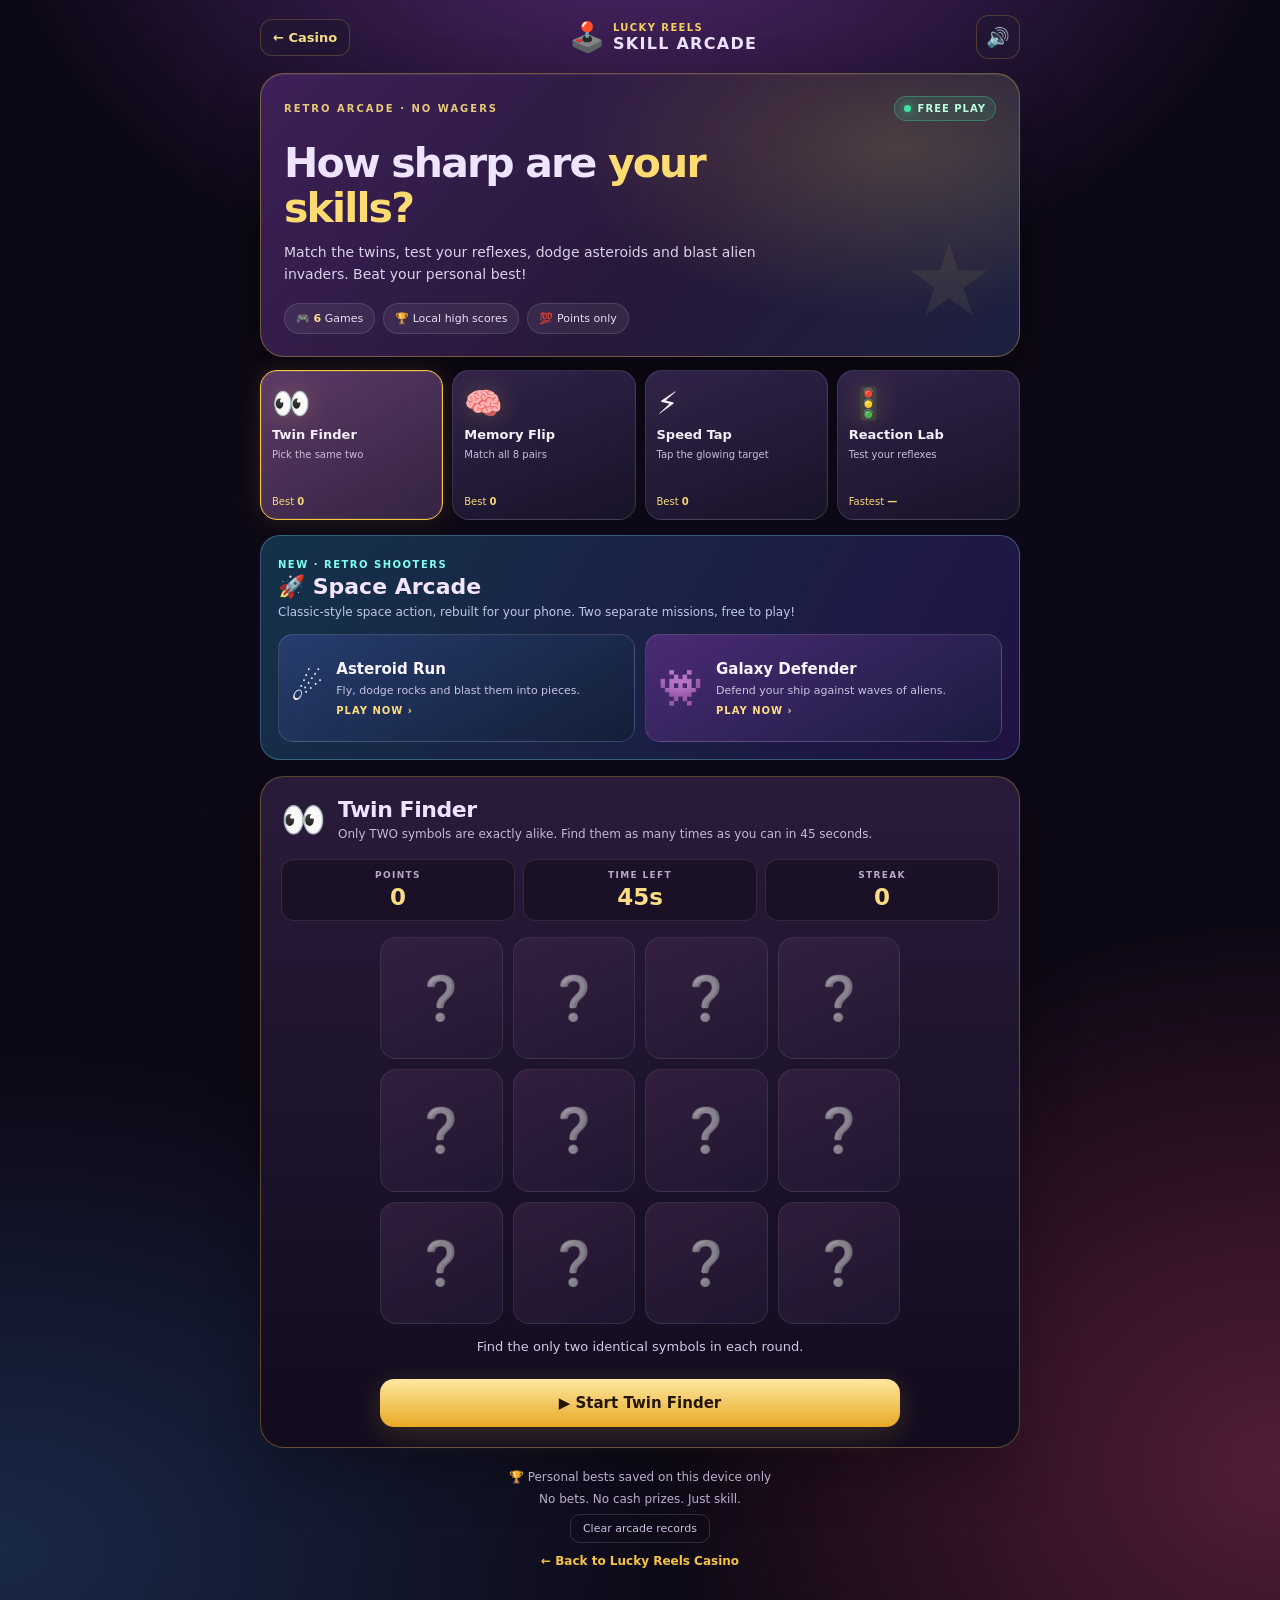
<file: skill-arcade.html>
<!doctype html>
<html lang="en">
<head>
<meta charset="utf-8">
<meta name="viewport" content="width=device-width, initial-scale=1, viewport-fit=cover">
<meta name="theme-color" content="#120c22">
<meta name="description" content="Lucky Reels Skill Arcade: six free games of memory, matching, reaction, speed and space action. Play for points, not money.">
<title>Skill Arcade — Lucky Reels</title>
<link rel="icon" href="data:image/svg+xml,<svg xmlns='http://www.w3.org/2000/svg' viewBox='0 0 100 100'><text y='.9em' font-size='90'>🕹️</text></svg>">
<link rel="manifest" href="/manifest.json">
<link rel="apple-touch-icon" href="/icons/apple-touch-icon.png">
<meta name="mobile-web-app-capable" content="yes">
<meta name="apple-mobile-web-app-capable" content="yes">
<meta name="apple-mobile-web-app-title" content="Lucky Reels">
<link rel="stylesheet" href="skill-arcade.css">
<script src="skill-arcade.js" defer></script>
</head>
<body>
<div class="shell">
  <header class="top">
    <a class="back" href="index.html" aria-label="Return to Lucky Reels">← Casino</a>
    <div class="identity"><span class="ident-icon" aria-hidden="true">🕹️</span><span><small>LUCKY REELS</small><strong>SKILL ARCADE</strong></span></div>
    <button id="soundBtn" class="round" type="button" aria-label="Toggle arcade sound" aria-pressed="true">🔊</button>
  </header>

  <section class="hero" aria-labelledby="hero-title">
    <div class="hero-top"><span class="eyebrow">RETRO ARCADE · NO WAGERS</span><span class="live"><i></i> FREE PLAY</span></div>
    <h1 id="hero-title">How sharp are <em>your skills?</em></h1>
    <p>Match the twins, test your reflexes, dodge asteroids and blast alien invaders. Beat your personal best!</p>
    <div class="hero-stats"><span>🎮 <b>6</b> Games</span><span>🏆 Local high scores</span><span>💯 Points only</span></div>
  </section>

  <nav class="game-menu" aria-label="Choose an arcade game">
    <button class="mode-tile active" data-mode="twins" type="button" aria-pressed="true"><span class="tile-icon">👀</span><strong>Twin Finder</strong><small>Pick the same two</small><span class="tile-best">Best <b id="bestTwins">0</b></span></button>
    <button class="mode-tile" data-mode="memory" type="button" aria-pressed="false"><span class="tile-icon">🧠</span><strong>Memory Flip</strong><small>Match all 8 pairs</small><span class="tile-best">Best <b id="bestMemory">0</b></span></button>
    <button class="mode-tile" data-mode="speed" type="button" aria-pressed="false"><span class="tile-icon">⚡</span><strong>Speed Tap</strong><small>Tap the glowing target</small><span class="tile-best">Best <b id="bestSpeed">0</b></span></button>
    <button class="mode-tile" data-mode="reaction" type="button" aria-pressed="false"><span class="tile-icon">🚦</span><strong>Reaction Lab</strong><small>Test your reflexes</small><span class="tile-best">Fastest <b id="bestReaction">—</b></span></button>
  </nav>


  <section class="space-picks" aria-labelledby="space-picks-title">
    <div class="space-picks-head"><div><span class="space-eyebrow">NEW · RETRO SHOOTERS</span><h2 id="space-picks-title">🚀 Space Arcade</h2><p>Classic-style space action, rebuilt for your phone. Two separate missions, free to play!</p></div></div>
    <div class="space-pick-grid">
      <a class="space-pick asteroid" href="space-arcade.html?game=asteroids"><span class="space-pick-icon" aria-hidden="true">☄️</span><span><strong>Asteroid Run</strong><small>Fly, dodge rocks and blast them into pieces.</small><b>PLAY NOW ›</b></span></a>
      <a class="space-pick galaxy" href="space-arcade.html?game=galaxy"><span class="space-pick-icon" aria-hidden="true">👾</span><span><strong>Galaxy Defender</strong><small>Defend your ship against waves of aliens.</small><b>PLAY NOW ›</b></span></a>
    </div>
  </section>
  <main class="arena" id="arena">
    <section class="game-panel" id="panel-twins" aria-labelledby="twins-title">
      <div class="panel-head"><span class="panel-emoji">👀</span><div><h2 id="twins-title">Twin Finder</h2><p>Only TWO symbols are exactly alike. Find them as many times as you can in 45 seconds.</p></div></div>
      <div class="score-row"><div><small>POINTS</small><strong id="twinScore">0</strong></div><div><small>TIME LEFT</small><strong id="twinTime">45s</strong></div><div><small>STREAK</small><strong id="twinStreak">0</strong></div></div>
      <div id="twinBoard" class="symbol-grid" aria-label="Find the identical symbols"></div>
      <p class="message" id="twinMsg" role="status" aria-live="polite">Press Start to find the matching pair!</p>
      <button class="play-btn" id="startTwins" type="button">▶ Start Twin Finder</button>
    </section>

    <section class="game-panel" id="panel-memory" aria-labelledby="memory-title" hidden>
      <div class="panel-head"><span class="panel-emoji">🧠</span><div><h2 id="memory-title">Memory Flip</h2><p>Flip two tiles at a time. Remember where the matching symbols hide.</p></div></div>
      <div class="score-row"><div><small>PAIRS</small><strong id="memPairs">0 / 8</strong></div><div><small>MOVES</small><strong id="memMoves">0</strong></div><div><small>TIME</small><strong id="memTime">0s</strong></div></div>
      <div id="memoryBoard" class="memory-grid" aria-label="Memory card grid"></div>
      <p class="message" id="memMsg" role="status" aria-live="polite">Can you find all eight pairs?</p>
      <button class="play-btn" id="startMemory" type="button">▶ Start Memory Flip</button>
    </section>

    <section class="game-panel" id="panel-speed" aria-labelledby="speed-title" hidden>
      <div class="panel-head"><span class="panel-emoji">⚡</span><div><h2 id="speed-title">Speed Tap</h2><p>Tap only the glowing star. It moves after every hit. You have 30 seconds!</p></div></div>
      <div class="score-row"><div><small>POINTS</small><strong id="speedScore">0</strong></div><div><small>TIME LEFT</small><strong id="speedTime">30s</strong></div><div><small>COMBO</small><strong id="speedCombo">0</strong></div></div>
      <div id="speedBoard" class="speed-grid" aria-label="Tap the glowing star"></div>
      <p class="message" id="speedMsg" role="status" aria-live="polite">Ready to test your aim and speed?</p>
      <button class="play-btn" id="startSpeed" type="button">▶ Start Speed Tap</button>
    </section>

    <section class="game-panel" id="panel-reaction" aria-labelledby="reaction-title" hidden>
      <div class="panel-head"><span class="panel-emoji">🚦</span><div><h2 id="reaction-title">Reaction Lab</h2><p>Wait for the signal to turn green, then tap as quickly as possible. No jumping the gun!</p></div></div>
      <div class="score-row"><div><small>ROUND</small><strong id="reactionRound">0 / 5</strong></div><div><small>LAST</small><strong id="reactionLast">—</strong></div><div><small>BEST</small><strong id="reactionFastest">—</strong></div></div>
      <button class="reaction-zone" id="reactionZone" type="button" disabled><span id="reactionIcon">🚦</span><strong id="reactionText">Start your reaction test</strong><small id="reactionHint">Wait for green before tapping</small></button>
      <p class="message" id="reactionMsg" role="status" aria-live="polite">Five rounds. Fastest valid tap wins.</p>
      <button class="play-btn" id="startReaction" type="button">▶ Start Reaction Lab</button>
    </section>
  </main>

  <footer class="foot"><span>🏆 Personal bests saved on this device only</span><span>No bets. No cash prizes. Just skill.</span><button type="button" id="clearScores" class="reset">Clear arcade records</button><a href="index.html">← Back to Lucky Reels Casino</a></footer>
</div>
<script>
/* Offline + installable after the first visit. */
if ("serviceWorker" in navigator) window.addEventListener("load", () => navigator.serviceWorker.register("/sw.js").catch(() => {}));
</script>
</body>
</html>
</file>
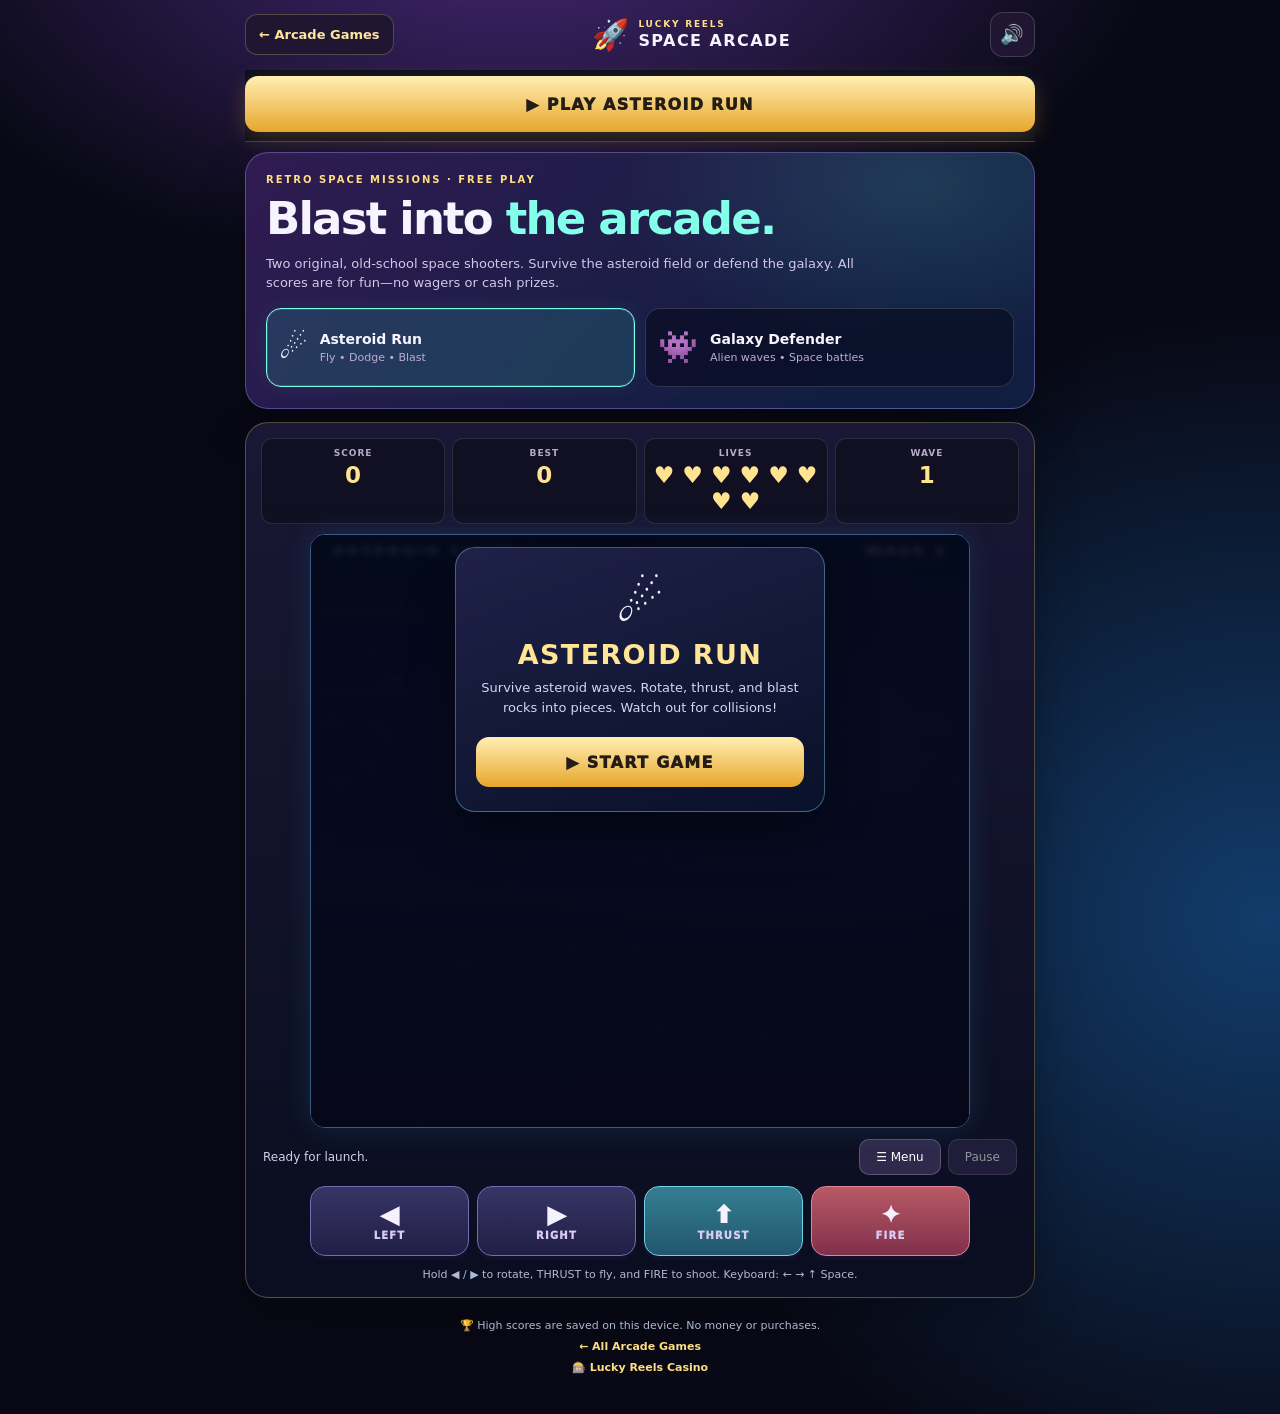
<file: space-arcade.html>
<!doctype html>
<html lang="en">
<head>
<meta charset="utf-8">
<meta name="viewport" content="width=device-width, initial-scale=1, viewport-fit=cover">
<meta name="theme-color" content="#080e25">
<meta name="description" content="Two free retro space shooters in Lucky Reels Arcade: Asteroid Run and Galaxy Defender.">
<title>Space Arcade — Lucky Reels</title>
<link rel="icon" href="data:image/svg+xml,<svg xmlns='http://www.w3.org/2000/svg' viewBox='0 0 100 100'><text y='.9em' font-size='90'>🚀</text></svg>">
<link rel="manifest" href="/manifest.json">
<link rel="apple-touch-icon" href="/icons/apple-touch-icon.png">
<meta name="mobile-web-app-capable" content="yes">
<meta name="apple-mobile-web-app-capable" content="yes">
<meta name="apple-mobile-web-app-title" content="Lucky Reels">
<link rel="stylesheet" href="space-arcade.css?v=2.4">
<script src="space-arcade.js?v=2.4" defer></script>
</head>
<body>
<div class="shell">
<header class="top">
<a class="back" href="skill-arcade.html">← Arcade Games</a>
<div class="identity"><span>🚀</span><div><small>LUCKY REELS</small><strong>SPACE ARCADE</strong></div></div>
<button id="soundBtn" class="sound" type="button" aria-label="Mute game sound" aria-pressed="true">🔊</button>
</header>
<div class="launch-bar" id="launchBar"><button id="quickStartBtn" class="primary quick-start" type="button">▶ START SPACE GAME</button></div>
<section class="hero">
<div class="eyebrow">RETRO SPACE MISSIONS · FREE PLAY</div>
<h1>Blast into <em>the arcade.</em></h1>
<p>Two original, old-school space shooters. Survive the asteroid field or defend the galaxy. All scores are for fun—no wagers or cash prizes.</p>
<div class="mode-picker" aria-label="Choose a space game">
<button id="asteroidsMode" class="mode active" type="button" aria-pressed="true"><span>☄️</span><div><strong>Asteroid Run</strong><small>Fly • Dodge • Blast</small></div></button>
<button id="galaxyMode" class="mode" type="button" aria-pressed="false"><span>👾</span><div><strong>Galaxy Defender</strong><small>Alien waves • Space battles</small></div></button>
</div>
</section>
<section class="game" id="gameArea">
<div class="score-row" aria-live="polite">
<div><small>SCORE</small><strong id="score">0</strong></div>
<div><small>BEST</small><strong id="best">0</strong></div>
<div><small>LIVES</small><strong id="lives">♥ ♥ ♥</strong></div>
<div><small>WAVE</small><strong id="wave">1</strong></div>
</div>
<div class="screen-wrap">
<canvas id="screen" tabindex="0" width="720" height="1080" role="img" aria-label="Space shooter game field. Use the on-screen controls below to play."></canvas>
<div id="overlay" class="overlay">
<div class="overlay-card"><div class="overlay-icon" id="overlayIcon">🚀</div><h2 id="overlayTitle">ASTEROID RUN</h2><p id="overlayText">Steer, thrust, and fire to smash drifting space rocks. Stay alive through each wave.</p><button id="startBtn" class="primary" type="button">▶ START GAME</button><button id="newGameBtn" class="new-game" type="button" hidden>↻ NEW GAME</button></div>
</div>
</div>
<div class="bar"><p id="status" role="status" aria-live="polite">Ready for launch.</p><div class="bar-actions"><button id="menuBtn" type="button">☰ Menu</button><button id="pauseBtn" type="button" disabled>Pause</button></div></div>
<div class="controls" aria-label="Touch game controls">
<button class="ctrl" data-control="left" type="button" aria-label="Turn or move left">◀ <span>LEFT</span></button>
<button class="ctrl" data-control="right" type="button" aria-label="Turn or move right">▶ <span>RIGHT</span></button>
<button class="ctrl thrust" id="thrustBtn" data-control="thrust" type="button" aria-label="Thrust forward">⬆ <span>THRUST</span></button>
<button class="ctrl fire" data-control="fire" type="button" aria-label="Fire laser">✦ <span>FIRE</span></button>
</div>
<p class="help" id="helpText">Hold ◀ / ▶ to rotate, THRUST to fly, and FIRE to shoot. On a computer use ← → ↑ and Space.</p>
</section>
<footer><span>🏆 High scores are saved on this device. No money or purchases.</span><a href="skill-arcade.html">← All Arcade Games</a><a href="index.html">🎰 Lucky Reels Casino</a></footer>
</div>
<script>
/* Offline + installable after the first visit. */
if ("serviceWorker" in navigator) window.addEventListener("load", () => navigator.serviceWorker.register("/sw.js").catch(() => {}));
</script>
</body>
</html>
</file>
<file: skill-arcade.css>
:root{color-scheme:dark;--gold:#f5c542;--soft:#efe4ff;--muted:#b7a8ca;--green:#3be4a1;--red:#ff6785;--panel:#211431;--line:rgba(245,197,66,.22)}*{box-sizing:border-box}html{scroll-behavior:smooth}body{margin:0;min-height:100vh;font-family:ui-rounded,"Segoe UI",system-ui,-apple-system,sans-serif;color:var(--soft);background:radial-gradient(650px 460px at 50% -140px,#562b77,transparent),radial-gradient(700px 500px at 0% 95%,#192948,transparent),radial-gradient(630px 550px at 100% 90%,#531d37,transparent),#0d0815;padding:15px 13px 42px}button,a{font:inherit}button{touch-action:manipulation}button:focus-visible,a:focus-visible{outline:3px solid #fff;outline-offset:3px}button:disabled{cursor:not-allowed}a{color:var(--gold)}.shell{max-width:760px;margin:0 auto}.top{display:flex;align-items:center;justify-content:space-between;gap:10px;margin:0 0 14px}.back{border:1px solid var(--line);color:#f8df89;padding:10px 12px;text-decoration:none;border-radius:12px;background:#231634;font-size:13px;font-weight:750;white-space:nowrap}.identity{display:flex;align-items:center;justify-content:center;gap:8px}.ident-icon{font-size:29px}.identity span:last-child{display:grid;gap:1px}.identity small{color:#f5cf5f;font-size:10px;font-weight:900;letter-spacing:.14em}.identity strong{font-size:16px;letter-spacing:.08em}.round{width:44px;height:44px;border-radius:13px;border:1px solid var(--line);background:#231634;color:white;font-size:19px;cursor:pointer}.hero{position:relative;overflow:hidden;border-radius:24px;padding:22px 23px;background:radial-gradient(340px 170px at 84% 26%,rgba(255,222,101,.18),transparent),linear-gradient(133deg,#3d2058 0%,#271839 56%,#1c213f 100%);border:1px solid rgba(245,197,66,.35);box-shadow:0 20px 54px rgba(0,0,0,.3),inset 0 1px rgba(255,255,255,.08)}.hero:after{content:"★";position:absolute;right:25px;bottom:25px;font-size:100px;line-height:1;color:rgba(255,227,107,.07);pointer-events:none}.hero-top{display:flex;justify-content:space-between;align-items:center;gap:10px;flex-wrap:wrap}.eyebrow{letter-spacing:.2em;color:#e8c978;font-size:10px;font-weight:900}.live{display:flex;gap:7px;align-items:center;border:1px solid rgba(62,233,161,.33);background:rgba(62,233,161,.11);border-radius:999px;padding:6px 9px;color:#baffdc;font-weight:900;font-size:10px;letter-spacing:.1em}.live i{width:7px;height:7px;border-radius:50%;background:var(--green);box-shadow:0 0 12px var(--green)}h1{font-size:clamp(25px,6vw,41px);letter-spacing:-.045em;line-height:1.09;margin:20px 0 12px;max-width:480px}h1 em{color:#ffdc72;font-style:normal}.hero p{color:#ddd0e8;max-width:520px;line-height:1.55;font-size:14px;margin:0 0 17px}.hero-stats{display:flex;flex-wrap:wrap;gap:8px}.hero-stats span{padding:8px 11px;border-radius:999px;background:rgba(255,255,255,.065);border:1px solid rgba(255,255,255,.12);font-size:11px;color:#e9ddf2}.hero-stats b{color:#ffe18a}.game-menu{display:grid;grid-template-columns:repeat(4,minmax(0,1fr));gap:9px;margin:13px 0}.mode-tile{position:relative;min-width:0;min-height:150px;text-align:left;padding:14px 11px 12px;display:flex;flex-direction:column;gap:5px;border:1px solid rgba(255,255,255,.12);background:linear-gradient(160deg,rgba(53,38,78,.92),rgba(26,20,41,.95));border-radius:17px;color:#f5eff9;cursor:pointer;transition:transform .13s,border-color .13s,background .13s}.mode-tile:hover{transform:translateY(-2px);border-color:rgba(245,197,66,.55)}.mode-tile.active{background:linear-gradient(150deg,#5c3a67 0%,#342340 100%);border-color:var(--gold);box-shadow:inset 0 0 0 1px rgba(245,197,66,.14),0 0 24px rgba(245,197,66,.13)}.mode-tile .tile-icon{font-size:31px;line-height:1.2;filter:drop-shadow(0 0 12px rgba(245,197,66,.23))}.mode-tile strong{font-size:13px;line-height:1.25}.mode-tile small{font-size:10px;color:#cbbdd9;line-height:1.35;min-height:27px}.tile-best{font-size:10px;color:#f6d776;margin-top:auto;padding-top:4px}.tile-best b{font-variant-numeric:tabular-nums}.arena{border:1px solid rgba(245,197,66,.31);border-radius:24px;background:linear-gradient(180deg,rgba(42,27,59,.98),rgba(18,12,30,.99));padding:20px;min-height:415px;box-shadow:0 24px 55px rgba(0,0,0,.25)}.game-panel[hidden]{display:none}.panel-head{display:flex;align-items:center;gap:12px}.panel-emoji{font-size:36px;flex:0 0 auto}.panel-head h2{margin:0 0 3px;font-size:22px;letter-spacing:-.02em}.panel-head p{font-size:12px;color:#c5b8d7;margin:0;line-height:1.5}.score-row{display:grid;grid-template-columns:repeat(3,minmax(0,1fr));gap:8px;margin:16px 0}.score-row>div{background:rgba(0,0,0,.27);border:1px solid rgba(255,255,255,.1);border-radius:13px;padding:10px;text-align:center}.score-row small{display:block;font-size:9px;letter-spacing:.15em;color:#b9a8cc;font-weight:800;white-space:nowrap}.score-row strong{display:block;font-size:23px;margin-top:4px;color:#f9dc83;font-variant-numeric:tabular-nums}.symbol-grid,.memory-grid,.speed-grid{display:grid;grid-template-columns:repeat(4,minmax(0,1fr));gap:10px;margin:0 auto;max-width:520px}.symbol-grid button,.memory-grid button,.speed-grid button{aspect-ratio:1;min-height:60px;display:grid;place-items:center;border-radius:16px;border:1px solid rgba(255,255,255,.16);background:linear-gradient(150deg,#42284b,#261b3a);color:#fff;font-size:clamp(25px,6vw,43px);cursor:pointer;transition:transform .12s,background .12s,border-color .12s;user-select:none;-webkit-tap-highlight-color:transparent}.symbol-grid button:hover:not(:disabled),.memory-grid button:hover:not(:disabled),.speed-grid button:hover:not(:disabled){transform:translateY(-1px);border-color:#cbb1eb}.symbol-grid button.selected{border-color:var(--gold);background:#655038;box-shadow:inset 0 0 0 2px rgba(255,229,133,.4)}.symbol-grid button.correct{border-color:var(--green);background:#1e5e52;transform:scale(1.02)}.symbol-grid button.wrong{border-color:var(--red);background:#743044}.symbol-grid button:disabled{opacity:.55}.memory-grid .memory-tile{background:linear-gradient(160deg,#543565,#2e2142);font-size:29px}.memory-grid .memory-tile.face-up,.memory-grid .memory-tile.matched{background:#211b3e;border-color:#b19bdf;font-size:36px}.memory-grid .memory-tile.matched{border-color:var(--green);background:#173d39}.memory-grid .memory-tile:disabled{opacity:1}.speed-grid{grid-template-columns:repeat(3,minmax(0,1fr));max-width:370px}.speed-grid button{border-radius:18px;min-height:92px;color:#584974;font-size:33px;background:#21162c}.speed-grid button.target{background:radial-gradient(circle,#fff7c0 0%,#f5c542 48%,#a45c15 100%);border-color:#fff7b9;box-shadow:0 0 15px rgba(255,219,78,.6);color:#fff;font-size:48px}.speed-grid button:disabled{opacity:.7}.reaction-zone{width:100%;min-height:210px;display:flex;flex-direction:column;align-items:center;justify-content:center;gap:12px;padding:20px;border-radius:21px;border:2px solid rgba(255,255,255,.12);background:#413047;color:white;text-align:center;cursor:pointer;transition:background .12s,border-color .12s}.reaction-zone span{font-size:54px}.reaction-zone strong{font-size:clamp(22px,5vw,33px)}.reaction-zone small{font-size:12px;opacity:.85}.reaction-zone.wait{background:linear-gradient(145deg,#852d43,#54213c);border-color:rgba(255,117,133,.5)}.reaction-zone.go{background:linear-gradient(145deg,#14784e,#1eaa72);border-color:#baffdc;box-shadow:0 0 28px rgba(43,229,142,.24)}.reaction-zone.result{background:#3c2a59}.reaction-zone:disabled{opacity:.85;cursor:default}.message{min-height:29px;color:#d5c7e4;font-size:13px;text-align:center;margin:14px 0 12px;line-height:1.4}.message.good{color:var(--green)}.message.bad{color:#ff8ea0}.play-btn{display:block;width:100%;max-width:520px;margin:0 auto;cursor:pointer;border:0;border-radius:14px;background:linear-gradient(180deg,#ffe7a0,#e8aa25);color:#241607;font-size:15px;font-weight:900;padding:15px 18px;box-shadow:0 7px 28px rgba(244,191,57,.18)}.play-btn:hover{filter:brightness(1.06)}.foot{display:flex;flex-direction:column;gap:8px;align-items:center;margin:22px auto;text-align:center;font-size:12px;color:#bdaece}.foot a{font-weight:800;text-decoration:none;margin-top:3px}.reset{border:1px solid rgba(255,255,255,.14);background:transparent;border-radius:10px;color:#cdbce0;font-size:11px;padding:7px 12px;cursor:pointer}.reset:hover{border-color:#e7ce83}@media(max-width:600px){body{padding:12px 10px 28px}.hero{padding:18px 17px}.game-menu{grid-template-columns:repeat(2,minmax(0,1fr))}.mode-tile{min-height:115px;display:grid;grid-template-columns:40px 1fr;grid-template-rows:auto auto auto;align-items:center;gap:1px 8px}.tile-icon{grid-row:1/4;align-self:center}.mode-tile small{min-height:0}.tile-best{margin-top:0}.arena{padding:14px}.panel-head h2{font-size:20px}.symbol-grid,.memory-grid{gap:7px}.symbol-grid button,.memory-grid button{border-radius:12px;min-height:0}.score-row strong{font-size:21px}}@media(max-width:350px){.identity strong{font-size:12px}.identity small{font-size:8px}.ident-icon{font-size:24px}.top{gap:5px}.back{padding:8px}.mode-tile{padding:9px}.symbol-grid button{font-size:24px}.score-row small{font-size:8px}.score-row strong{font-size:18px}.score-row>div{padding:8px 4px}.arena{padding:10px}.hero-stats{gap:5px}.hero-stats span{font-size:10px}}@media(prefers-reduced-motion:reduce){*,*::before,*::after{scroll-behavior:auto!important;transition:none!important;animation:none!important}}
/* Space Arcade links: separate from the existing four skill game handlers. */
.space-picks{margin:15px 0 16px;border-radius:20px;border:1px solid rgba(115,230,250,.3);padding:17px;background:linear-gradient(120deg,rgba(21,54,79,.92),rgba(35,20,72,.9))}
.space-picks-head h2{font-size:22px;margin:2px 0 4px;color:#f4e5ff}.space-picks-head p{font-size:12px;color:#bfc7e9;margin:0 0 13px;line-height:1.5}.space-eyebrow{font-size:10px;letter-spacing:.15em;color:#7ffff0;font-weight:900}
.space-pick-grid{display:grid;grid-template-columns:repeat(2,minmax(0,1fr));gap:10px}
.space-pick{display:flex;align-items:center;gap:13px;text-decoration:none;border-radius:15px;border:1px solid rgba(255,255,255,.15);padding:16px 12px;background:linear-gradient(150deg,#273d6e,#131e38);min-height:108px;color:#f9f4ff}
.space-pick.galaxy{background:linear-gradient(150deg,#4b2b74,#191b40)}
.space-pick:hover,.space-pick:focus-visible{border-color:#ffdf8f;transform:translateY(-1px)}
.space-pick-icon{font-size:36px;line-height:1}
.space-pick span:last-child{display:grid;gap:6px;min-width:0}.space-pick strong{font-size:15px}.space-pick small{color:#c7c2e0;font-size:11px;line-height:1.35}.space-pick b{font-size:10px;letter-spacing:.1em;color:#ffdc83}
@media(max-width:550px){.space-picks{padding:13px}.space-pick-grid{grid-template-columns:1fr}.space-pick{min-height:83px;padding:12px}.space-pick-icon{font-size:32px}}
</file>
<file: space-arcade.css>
:root{color-scheme:dark;--gold:#ffda70;--violet:#b8a3ff;--mint:#6dffe2;--ink:#0a0b1e;--line:rgba(255,255,255,.16)}
*{box-sizing:border-box}
html{scroll-behavior:smooth}
body{margin:0;padding:12px 11px 40px;min-height:100vh;color:#f5f4ff;font-family:ui-rounded,"Segoe UI",system-ui,sans-serif;background:radial-gradient(650px 370px at 40% -90px,#462876,transparent),radial-gradient(650px 600px at 99% 65%,#123c6b,transparent),#080915}
button,a{font:inherit}button{cursor:pointer;touch-action:none;-webkit-tap-highlight-color:transparent}button:focus-visible,a:focus-visible{outline:3px solid #fff;outline-offset:3px}button:disabled{opacity:.55;cursor:not-allowed}a{color:#ffde83}.shell{max-width:790px;margin:auto}.top{display:flex;justify-content:space-between;align-items:center;gap:12px;margin-bottom:13px}.back{background:#201632;border:1px solid rgba(255,229,143,.24);color:#ffe59d;border-radius:12px;padding:12px 13px;text-decoration:none;font-weight:800;font-size:13px;white-space:nowrap}.identity{display:flex;gap:9px;align-items:center}.identity>span{font-size:30px}.identity div{display:grid;gap:2px}.identity small{font-size:9px;letter-spacing:.2em;color:#ffdf82;font-weight:900}.identity strong{font-size:16px;letter-spacing:.09em}.sound{font-size:19px;color:#fff;background:#201632;border:1px solid var(--line);border-radius:13px;width:45px;height:45px}
.hero{background:radial-gradient(300px 170px at 85% 12%,rgba(109,255,226,.13),transparent),linear-gradient(130deg,#301b52,#111e41 78%);border:1px solid rgba(166,154,255,.37);padding:21px 20px;border-radius:23px;box-shadow:0 20px 45px rgba(0,0,0,.25)}.eyebrow{font-size:10px;letter-spacing:.2em;color:#ffde81;font-weight:900}h1{font-size:clamp(27px,6vw,45px);letter-spacing:-.04em;margin:10px 0;line-height:1.08}h1 em{font-style:normal;color:#83ffea}.hero p{font-size:13px;color:#d3c7e8;line-height:1.5;margin:0 0 15px;max-width:600px}
.mode-picker{display:grid;grid-template-columns:1fr 1fr;gap:10px}.mode{display:flex;align-items:center;text-align:left;gap:12px;min-height:79px;background:rgba(5,7,22,.52);border:1px solid rgba(255,255,255,.15);border-radius:15px;padding:12px;color:#f8f5ff}.mode>span{font-size:32px}.mode div{display:grid;gap:4px}.mode strong{font-size:14px}.mode small{color:#bcadcf;font-size:11px}.mode.active{border-color:#79ffe2;background:rgba(37,108,123,.36);box-shadow:inset 0 0 0 1px rgba(121,255,226,.18),0 0 22px rgba(83,242,228,.08)}
.game{margin-top:13px;background:linear-gradient(180deg,rgba(26,24,53,.98),rgba(10,14,32,.98));border:1px solid rgba(255,222,128,.28);border-radius:23px;padding:15px;box-shadow:0 20px 44px rgba(0,0,0,.27)}.score-row{display:grid;grid-template-columns:repeat(4,1fr);gap:7px;margin-bottom:10px}.score-row>div{padding:9px 3px;text-align:center;background:rgba(0,0,0,.3);border:1px solid rgba(255,255,255,.11);border-radius:11px}.score-row small{font-size:9px;letter-spacing:.11em;color:#b8aacb;font-weight:900;display:block}.score-row strong{display:block;margin-top:4px;color:#ffe391;font-size:clamp(15px,4vw,23px);font-variant-numeric:tabular-nums}
.screen-wrap{position:relative;width:100%;max-width:660px;margin:0 auto;border-radius:15px;overflow:hidden;border:1px solid #375d85;box-shadow:inset 0 0 35px rgba(0,0,0,.35),0 0 27px rgba(37,115,155,.23);background:#050b1a;aspect-ratio:2/3;max-height:min(66vh,720px);touch-action:none}
#screen{width:100%;height:100%;display:block;touch-action:none}
.overlay{position:absolute;inset:0;display:grid;place-items:center;padding:18px;background:linear-gradient(180deg,rgba(4,7,25,.75),rgba(6,8,25,.87));backdrop-filter:blur(3px)}.overlay[hidden]{display:none}.overlay-card{width:100%;max-width:370px;text-align:center;border:1px solid rgba(128,242,249,.35);border-radius:20px;background:linear-gradient(160deg,rgba(34,36,77,.9),rgba(10,18,42,.94));padding:24px 20px;box-shadow:0 22px 45px rgba(0,0,0,.4)}.overlay-icon{font-size:53px}.overlay h2{font-size:27px;margin:6px 0;color:#ffe594;letter-spacing:.05em}.overlay p{font-size:13px;color:#d3d8ef;line-height:1.6;margin:8px 0 18px}.primary{background:linear-gradient(180deg,#ffefb3,#e6a62c);border:0;border-radius:13px;padding:15px 18px;min-height:50px;width:100%;font-weight:950;color:#241c15;letter-spacing:.08em}
.bar{display:flex;justify-content:space-between;align-items:center;gap:10px;margin:11px 2px}.bar p{margin:0;font-size:12px;color:#cbd2eb;line-height:1.35}.bar button{padding:9px 16px;background:#2f2a4c;color:#fff;border:1px solid rgba(255,255,255,.2);border-radius:10px;font-size:12px;white-space:nowrap}
.controls{display:grid;grid-template-columns:repeat(4,minmax(0,1fr));gap:8px;max-width:660px;margin:0 auto}.ctrl{min-width:0;min-height:70px;border-radius:15px;border:1px solid #716db0;color:#f5f1ff;background:linear-gradient(180deg,#373565,#211e46);display:grid;place-content:center;gap:1px;font-size:24px;font-weight:950;user-select:none;-webkit-user-select:none;box-shadow:0 4px 0 #10102a}.ctrl span{font-size:10px;letter-spacing:.12em;color:#d8ccf2}.ctrl.pressed{transform:translateY(3px);box-shadow:0 1px 0 #10102a;background:#4c5685}.ctrl.fire{background:linear-gradient(#b85965,#80304b);border-color:#e3829d}.ctrl.thrust{background:linear-gradient(#347e90,#22576e);border-color:#71d3e9}.help{font-size:11px;color:#aebbd6;line-height:1.4;text-align:center;margin:11px 0 0}footer{display:flex;flex-direction:column;align-items:center;gap:8px;margin-top:21px;text-align:center;color:#acb8cf;font-size:11px}footer a{text-decoration:none;font-weight:850}
@media(max-width:430px){.hero{padding:17px 14px}.game{padding:10px}.identity strong{font-size:12px}.identity small{font-size:8px}.identity>span{font-size:22px}.back{padding:9px;font-size:11px}.mode{min-height:75px;padding:9px;gap:8px}.mode>span{font-size:24px}.mode strong{font-size:12px}.mode small{font-size:9px}.ctrl{min-height:65px;font-size:23px}.score-row small{font-size:8px;letter-spacing:.06em}}
@media(prefers-reduced-motion:reduce){*,*::before,*::after{transition:none!important;animation:none!important}}
.ctrl[hidden]{display:none!important}.galaxy-controls{grid-template-columns:repeat(3,minmax(0,1fr))}


/* V1.1 — mobile start-screen visibility repair.  Avoid clipping the START button
   in short Samsung/Chrome viewports, including landscape browser chrome. */
.quick-start{display:block;margin:13px 0 0;min-height:48px;padding:11px 16px;font-size:14px}
.game{scroll-margin-top:8px}
.overlay{overflow-y:auto;overscroll-behavior:contain;display:flex;align-items:center;justify-content:center;padding:12px}
.overlay-card{flex:0 0 auto;margin:auto 0;max-width:min(100%,370px)}
@media(max-width:600px){
  .screen-wrap{aspect-ratio:auto;height:clamp(395px,64svh,610px);max-height:none;min-height:395px}
  .overlay{padding:10px}
  .overlay-card{padding:15px 13px;border-radius:17px}
  .overlay-icon{font-size:39px;line-height:1.1}
  .overlay h2{font-size:22px;margin:5px 0}
  .overlay p{font-size:12px;line-height:1.4;margin:7px 0 12px}
  .overlay .primary{min-height:48px;padding:12px}
  .hero p{margin-bottom:10px}
}
@media(max-height:580px){
  .screen-wrap{min-height:345px;height:345px;max-height:none}
  .overlay-card{padding:11px}
  .overlay-icon{font-size:30px}
  .overlay h2{font-size:20px}
  .overlay p{margin:5px 0 10px}
}

/* V1.2 — keep the main launch button at the very top of the mobile page. */
.launch-bar{position:sticky;top:env(safe-area-inset-top,0px);z-index:60;margin:0 0 10px;padding:6px 0 9px;background:rgba(9,12,30,.96);border-bottom:1px solid rgba(255,231,147,.22);backdrop-filter:blur(12px)}
.launch-bar[hidden],.quick-start[hidden]{display:none!important}
.launch-bar .quick-start{margin:0;width:100%;min-height:56px;font-size:16px;box-shadow:0 6px 22px rgba(255,185,55,.22)}
/* The original start/pause panel is top-aligned too, not vertically buried. */
.screen-wrap .overlay{align-items:flex-start;justify-content:center;overflow-y:auto;padding:12px}
.screen-wrap .overlay-card{margin:0;max-height:100%;overflow-y:auto}
@media(max-width:600px){
 .screen-wrap .overlay{padding:8px}
 .screen-wrap .overlay-card{padding:12px}
 .screen-wrap .overlay-icon{font-size:28px}
 .screen-wrap .overlay h2{font-size:20px;line-height:1.1}
 .screen-wrap .overlay p{font-size:12px;line-height:1.3;margin:6px 0 9px}
 .screen-wrap .overlay .primary{min-height:46px}
}


/* V2: During either space game, the entire visible viewport becomes the game.
   The HUD stays above the canvas, while touch controls stay at the bottom. */
.bar-actions{display:flex;gap:7px;flex:0 0 auto}
.bar-actions button{min-height:36px}
body.game-active{
  position:fixed;inset:0;width:100%;height:100vh;height:100dvh;
  margin:0;padding:0;overflow:hidden;overscroll-behavior:none;
}
body.game-active .shell{height:100%;width:100%;max-width:none;margin:0;overflow:hidden}
body.game-active .top,
body.game-active .hero,
body.game-active .launch-bar,
body.game-active footer,
body.game-active .help{display:none!important}
body.game-active .game{
  display:flex;flex-direction:column;gap:7px;
  height:100%;height:100dvh;min-height:0;width:100%;margin:0;
  border:0;border-radius:0;box-shadow:none;background:#060b19;overflow:hidden;
  padding:calc(5px + env(safe-area-inset-top,0px)) 7px calc(5px + env(safe-area-inset-bottom,0px));
}
body.game-active .score-row{flex:0 0 auto;margin:0;gap:6px}
body.game-active .score-row>div{padding:5px 2px;border-radius:9px}
body.game-active .score-row strong{margin-top:1px;font-size:clamp(15px,3.6vw,20px);line-height:1.25}
body.game-active .score-row small{font-size:9px}
body.game-active .screen-wrap{
  flex:1 1 0;position:relative;width:100%;max-width:none;
  height:0!important;min-height:0!important;max-height:none!important;
  aspect-ratio:auto!important;margin:0;border-radius:10px;
  border:1px solid #2f5d83;overflow:hidden;
}
body.game-active #screen{display:block;width:100%;height:100%}
body.game-active .bar{flex:0 0 auto;min-height:34px;margin:0 1px;gap:7px}
body.game-active .bar p{flex:1 1 auto;min-width:0;font-size:11px;white-space:nowrap;overflow:hidden;text-overflow:ellipsis}
body.game-active .bar button{padding:7px 12px;min-height:34px;font-size:12px}
body.game-active .controls{
  flex:0 0 auto;display:grid;width:100%;max-width:none;margin:0;
  gap:7px;grid-template-columns:repeat(4,minmax(0,1fr))
}
body.game-active .controls.galaxy-controls{grid-template-columns:repeat(3,minmax(0,1fr))}
body.game-active .ctrl{min-height:66px;border-radius:12px;font-size:23px}
body.game-active .ctrl span{font-size:10px}
body.game-active .screen-wrap .overlay{align-items:center;justify-content:center;overflow-y:auto;padding:8px}
body.game-active .screen-wrap .overlay-card{max-height:100%;margin:auto;overflow-y:auto}
@media(max-height:570px){
 body.game-active .game{gap:4px;padding-top:calc(2px + env(safe-area-inset-top,0px));padding-bottom:calc(2px + env(safe-area-inset-bottom,0px))}
 body.game-active .score-row>div{padding:3px 2px}
 body.game-active .score-row small{font-size:8px}
 body.game-active .score-row strong{font-size:14px}
 body.game-active .bar{min-height:30px}
 body.game-active .bar button{min-height:30px;padding:4px 10px}
 body.game-active .ctrl{min-height:46px;font-size:19px}
 body.game-active .ctrl span{font-size:9px}
}
@media(min-width:850px){
 body.game-active .ctrl{min-height:68px}
}

/* Optional new run after an Asteroid Run game-over; Continue preserves current score. */
.new-game{display:block;width:100%;min-height:42px;margin-top:9px;padding:9px 14px;border-radius:12px;border:1px solid rgba(147,224,255,.55);color:#e3f9ff;background:rgba(16,47,81,.75);font-size:13px;font-weight:850}
.new-game[hidden]{display:none!important}
</file>
